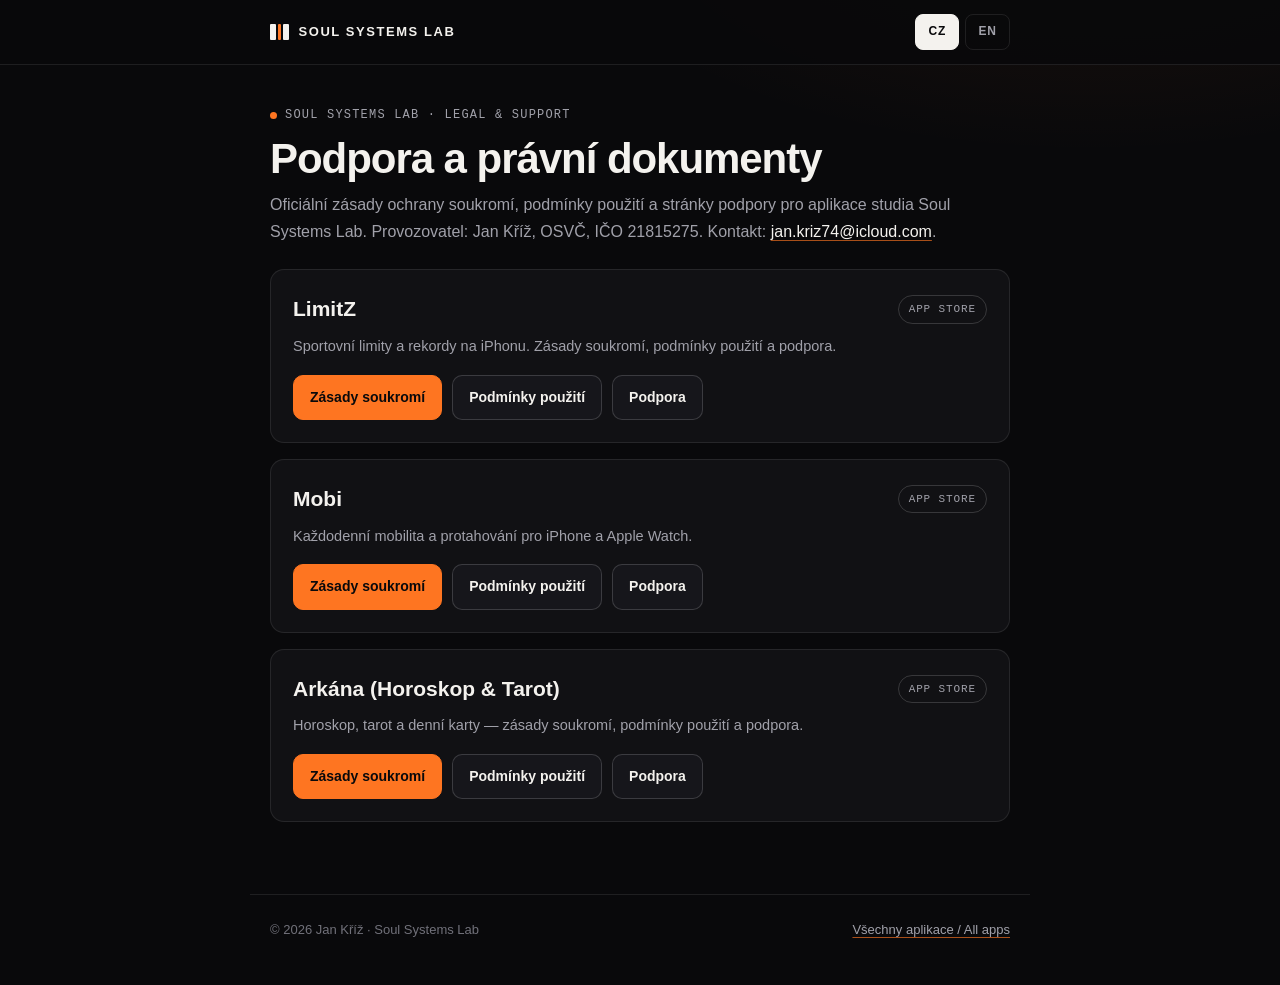
<file: legal/index.html>
<!DOCTYPE html>
<html lang="cs">
<head>
  <meta charset="utf-8">
  <meta name="viewport" content="width=device-width, initial-scale=1">
  <title>Legal &amp; Support · Soul Systems Lab</title>
  <meta name="description" content="Zásady ochrany soukromí, podmínky použití a podpora aplikací Soul Systems Lab — LimitZ, Mobi a Arkána. Provozovatel Jan Kříž, OSVČ, IČO 21815275.">
  <link rel="icon" href="favicon.svg" type="image/svg+xml">
  <link rel="stylesheet" href="legal.css">
  <style>:root { --accent: #FE7521; }</style>
</head>
<body>
  <header class="topbar">
    <div class="topbar-inner">
      <a class="brand" href="index.html">
        <span class="brand-mark" aria-hidden="true"><span></span><i></i><span></span></span>
        Soul Systems Lab
      </a>
      <nav class="lang-nav" aria-label="Language">
        <a class="lang-btn active" href="#cz" data-set-lang="cz">CZ</a>
        <a class="lang-btn" href="#en" data-set-lang="en">EN</a>
      </nav>
    </div>
  </header>
  <main>

    <div id="cz" data-lang-section="cz" class="is-active">
      <div class="eyebrow"><span class="dot"></span> Soul Systems Lab · Legal &amp; Support</div>
      <h1>Podpora a právní dokumenty</h1>
      <p class="lead">Oficiální zásady ochrany soukromí, podmínky použití a stránky podpory pro aplikace studia Soul Systems Lab. Provozovatel: Jan Kříž, OSVČ, IČO 21815275. Kontakt: <a href="mailto:jan.kriz74@icloud.com">jan.kriz74@icloud.com</a>.</p>
      <div class="app-grid">
      <article class="app-card">
        <div class="app-card-head">
          <h2>LimitZ</h2>
          <span class="pill">App Store</span>
        </div>
        <p style="margin:0;color:#A1A1AA;font-size:14.5px">Sportovní limity a rekordy na iPhonu. Zásady soukromí, podmínky použití a podpora.</p>
        <div class="btn-row">
          <a class="btn btn-primary" href="limitz/privacy.html">Zásady soukromí</a>
          <a class="btn" href="limitz/terms.html">Podmínky použití</a>
          <a class="btn" href="limitz/support.html">Podpora</a>
        </div>
      </article>
      <article class="app-card">
        <div class="app-card-head">
          <h2>Mobi</h2>
          <span class="pill">App Store</span>
        </div>
        <p style="margin:0;color:#A1A1AA;font-size:14.5px">Každodenní mobilita a protahování pro iPhone a Apple Watch.</p>
        <div class="btn-row">
          <a class="btn btn-primary" href="mobi/privacy.html">Zásady soukromí</a>
          <a class="btn" href="mobi/terms.html">Podmínky použití</a>
          <a class="btn" href="mobi/support.html">Podpora</a>
        </div>
      </article>
      <article class="app-card">
        <div class="app-card-head">
          <h2>Arkána (Horoskop &amp; Tarot)</h2>
          <span class="pill">App Store</span>
        </div>
        <p style="margin:0;color:#A1A1AA;font-size:14.5px">Horoskop, tarot a denní karty — zásady soukromí, podmínky použití a podpora.</p>
        <div class="btn-row">
          <a class="btn btn-primary" href="arkana/privacy.html">Zásady soukromí</a>
          <a class="btn" href="arkana/terms.html">Podmínky použití</a>
          <a class="btn" href="arkana/support.html">Podpora</a>
        </div>
      </article>
      </div>
    </div>

    <hr class="lang-divider">

    <div id="en" data-lang-section="en">
      <div class="eyebrow"><span class="dot"></span> Soul Systems Lab · Legal &amp; Support</div>
      <h1>Support &amp; legal documents</h1>
      <p class="lead">Official privacy policies, terms of use, and support pages for Soul Systems Lab apps. Operator: Jan Kříž, sole trader (OSVČ), IČO 21815275. Contact: <a href="mailto:jan.kriz74@icloud.com">jan.kriz74@icloud.com</a>.</p>
      <div class="app-grid">
      <article class="app-card">
        <div class="app-card-head">
          <h2>LimitZ</h2>
          <span class="pill">App Store</span>
        </div>
        <p style="margin:0;color:#A1A1AA;font-size:14.5px">Personal training limits and records on iPhone. Privacy policy, terms of use, and support.</p>
        <div class="btn-row">
          <a class="btn btn-primary" href="limitz/privacy.html?lang=en">Privacy Policy</a>
          <a class="btn" href="limitz/terms.html?lang=en">Terms of Use</a>
          <a class="btn" href="limitz/support.html?lang=en">Support</a>
        </div>
      </article>
      <article class="app-card">
        <div class="app-card-head">
          <h2>Mobi</h2>
          <span class="pill">App Store</span>
        </div>
        <p style="margin:0;color:#A1A1AA;font-size:14.5px">Daily mobility and stretching for iPhone and Apple Watch.</p>
        <div class="btn-row">
          <a class="btn btn-primary" href="mobi/privacy.html?lang=en">Privacy Policy</a>
          <a class="btn" href="mobi/terms.html?lang=en">Terms of Use</a>
          <a class="btn" href="mobi/support.html?lang=en">Support</a>
        </div>
      </article>
      <article class="app-card">
        <div class="app-card-head">
          <h2>Arkána (Horoscope &amp; Tarot)</h2>
          <span class="pill">App Store</span>
        </div>
        <p style="margin:0;color:#A1A1AA;font-size:14.5px">Horoscope, tarot, and daily cards — privacy policy, terms of use, and support.</p>
        <div class="btn-row">
          <a class="btn btn-primary" href="arkana/privacy.html?lang=en">Privacy Policy</a>
          <a class="btn" href="arkana/terms.html?lang=en">Terms of Use</a>
          <a class="btn" href="arkana/support.html?lang=en">Support</a>
        </div>
      </article>
      </div>
    </div>

  </main>
  <footer>
    <span>© 2026 Jan Kříž · Soul Systems Lab</span>
    <span><a href="index.html">Všechny aplikace / All apps</a></span>
  </footer>
<script>
(function () {
  try {
    document.documentElement.classList.add('js-ready');
    var sections = document.querySelectorAll('[data-lang-section]');
    var btns = document.querySelectorAll('[data-set-lang]');
    function setLang(lang) {
      sections.forEach(function (el) {
        el.classList.toggle('is-active', el.getAttribute('data-lang-section') === lang);
      });
      btns.forEach(function (b) {
        b.classList.toggle('active', b.getAttribute('data-set-lang') === lang);
      });
      document.documentElement.lang = lang === 'en' ? 'en' : 'cs';
      try { localStorage.setItem('ssl_legal_lang', lang); } catch (e) {}
    }
    var params = new URLSearchParams(window.location.search);
    var saved = null;
    try { saved = localStorage.getItem('ssl_legal_lang'); } catch (e) {}
    var initial = params.get('lang') || (location.hash === '#en' ? 'en' : (location.hash === '#cz' ? 'cz' : null)) || saved || 'cz';
    if (initial !== 'en' && initial !== 'cz') initial = 'cz';
    setLang(initial);
    btns.forEach(function (b) {
      b.addEventListener('click', function (e) {
        e.preventDefault();
        setLang(b.getAttribute('data-set-lang'));
        if (history.replaceState) {
          var url = new URL(window.location.href);
          if (b.getAttribute('data-set-lang') === 'en') url.searchParams.set('lang', 'en');
          else url.searchParams.delete('lang');
          url.hash = '';
          history.replaceState(null, '', url.pathname + url.search);
        }
      });
    });
  } catch (err) {}
})();
</script>

</body>
</html>
</file>
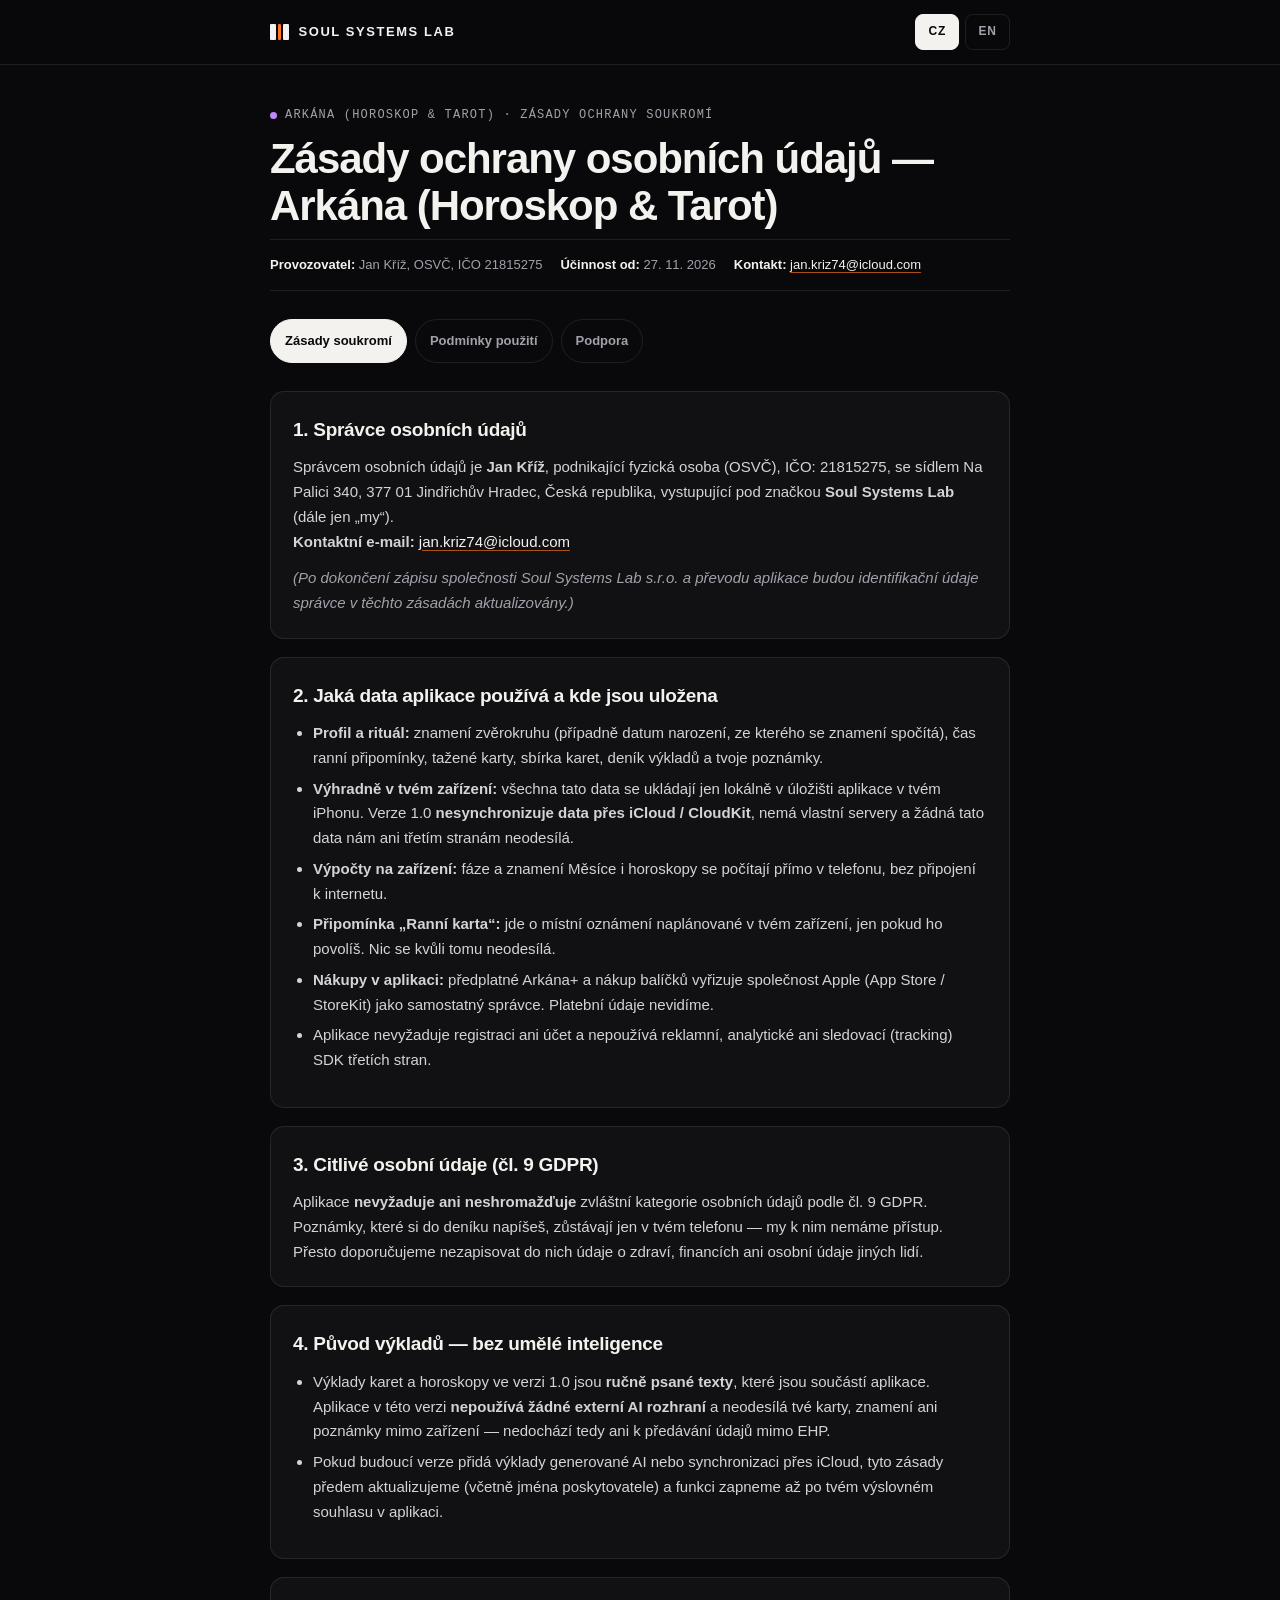
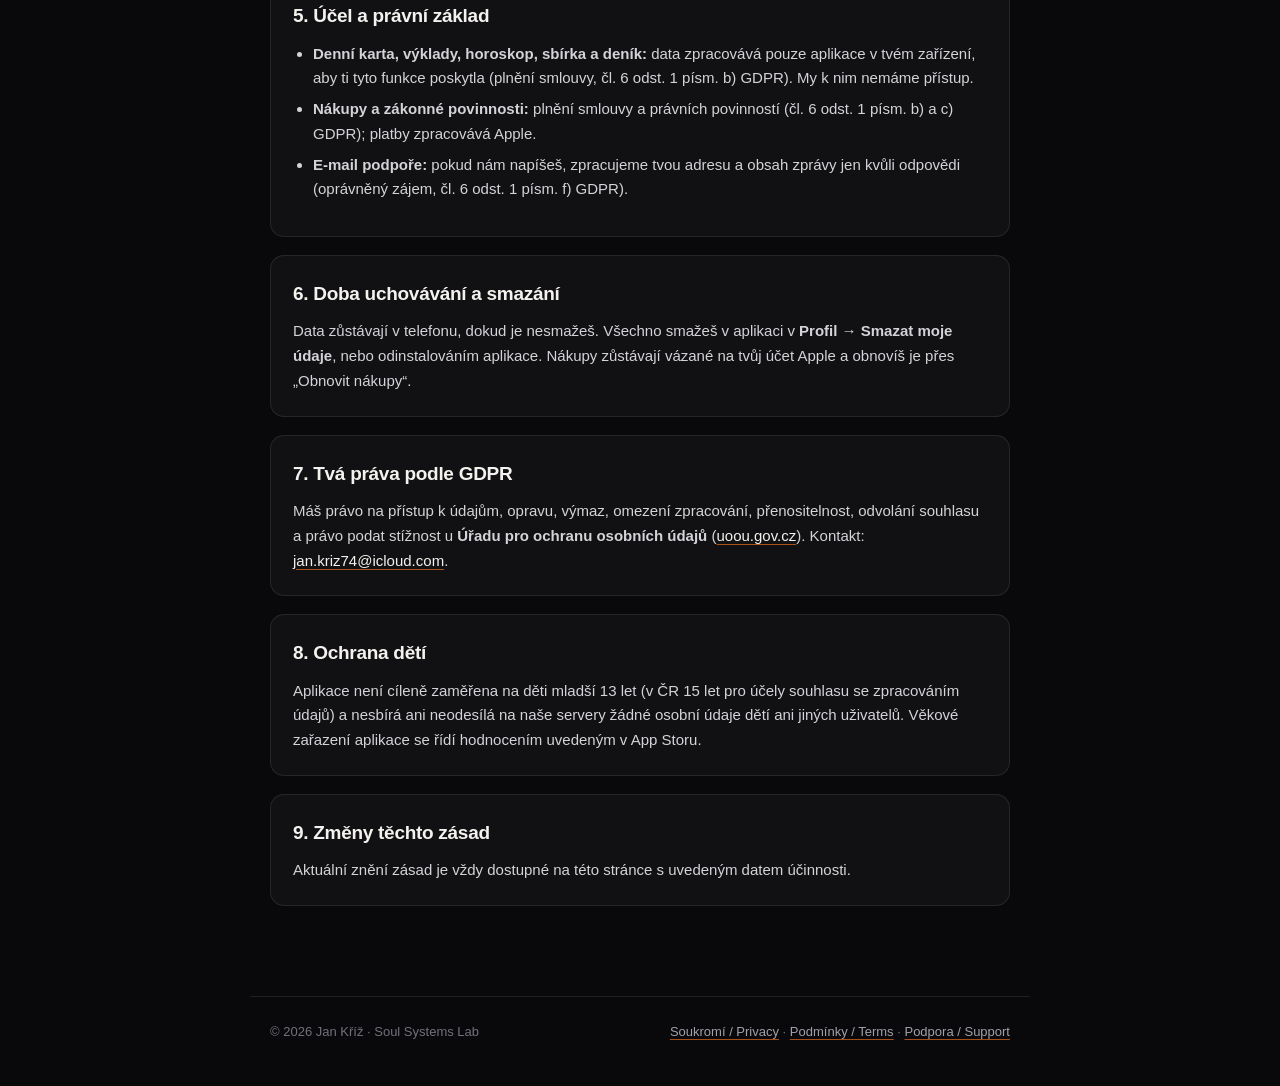
<file: legal/arkana/privacy.html>
<!DOCTYPE html>
<html lang="cs">
<head>
  <meta charset="utf-8">
  <meta name="viewport" content="width=device-width, initial-scale=1">
  <title>Arkána — Privacy Policy · Soul Systems Lab</title>
  <meta name="description" content="Arkána Privacy Policy — Jan Kříž, Soul Systems Lab">
  <link rel="stylesheet" href="../legal.css">
  <style>:root { --accent: #C084FC; }</style>
</head>
<body>
  <header class="topbar">
    <div class="topbar-inner">
      <span class="brand">
        <span class="brand-mark" aria-hidden="true"><span></span><i></i><span></span></span>
        Soul Systems Lab
      </span>
      <nav class="lang-nav" aria-label="Language">
        <a class="lang-btn active" href="#cz" data-set-lang="cz">CZ</a>
        <a class="lang-btn" href="#en" data-set-lang="en">EN</a>
      </nav>
    </div>
  </header>
  <main>

    <div id="cz" data-lang-section="cz" class="is-active">
      <div class="eyebrow"><span class="dot"></span> Arkána (Horoskop &amp; Tarot) · Zásady ochrany soukromí</div>
      <h1>Zásady ochrany osobních údajů — Arkána (Horoskop &amp; Tarot)</h1>
      <div class="meta-row">
        <span><strong>Provozovatel:</strong> Jan Kříž, OSVČ, IČO 21815275</span>
        <span><strong>Účinnost od:</strong> 27. 11. 2026</span>
        <span><strong>Kontakt:</strong> <a href="mailto:jan.kriz74@icloud.com">jan.kriz74@icloud.com</a></span>
      </div>

      <nav class="doc-nav" aria-label="Dokumenty aplikace">
        <a href="privacy.html" class="is-current" aria-current="page">Zásady soukromí</a>
        <a href="terms.html">Podmínky použití</a>
        <a href="support.html">Podpora</a>
      </nav>

      <!-- PRAVNIK:PRIVACY_CZ:START -->
      <section class="card">
        <h2>1. Správce osobních údajů</h2>
      <p>Správcem osobních údajů je <strong>Jan Kříž</strong>, podnikající fyzická osoba (OSVČ), IČO: 21815275, se sídlem Na Palici 340, 377 01 Jindřichův Hradec, Česká republika, vystupující pod značkou <strong>Soul Systems Lab</strong> (dále jen „my“).<br>
<strong>Kontaktní e-mail:</strong> <a href="mailto:jan.kriz74@icloud.com">jan.kriz74@icloud.com</a></p>
      <p><em>(Po dokončení zápisu společnosti Soul Systems Lab s.r.o. a převodu aplikace budou identifikační údaje správce v těchto zásadách aktualizovány.)</em></p>
      </section>

      <section class="card">
        <h2>2. Jaká data aplikace používá a kde jsou uložena</h2>
      <ul>
        <li><strong>Profil a rituál:</strong> znamení zvěrokruhu (případně datum narození, ze kterého se znamení spočítá), čas ranní připomínky, tažené karty, sbírka karet, deník výkladů a tvoje poznámky.</li>
        <li><strong>Výhradně v tvém zařízení:</strong> všechna tato data se ukládají jen lokálně v úložišti aplikace v tvém iPhonu. Verze 1.0 <strong>nesynchronizuje data přes iCloud / CloudKit</strong>, nemá vlastní servery a žádná tato data nám ani třetím stranám neodesílá.</li>
        <li><strong>Výpočty na zařízení:</strong> fáze a znamení Měsíce i horoskopy se počítají přímo v telefonu, bez připojení k internetu.</li>
        <li><strong>Připomínka „Ranní karta“:</strong> jde o místní oznámení naplánované v tvém zařízení, jen pokud ho povolíš. Nic se kvůli tomu neodesílá.</li>
        <li><strong>Nákupy v aplikaci:</strong> předplatné Arkána+ a nákup balíčků vyřizuje společnost Apple (App Store / StoreKit) jako samostatný správce. Platební údaje nevidíme.</li>
        <li>Aplikace nevyžaduje registraci ani účet a nepoužívá reklamní, analytické ani sledovací (tracking) SDK třetích stran.</li>
      </ul>
      </section>

      <section class="card">
        <h2>3. Citlivé osobní údaje (čl. 9 GDPR)</h2>
      <p>Aplikace <strong>nevyžaduje ani neshromažďuje</strong> zvláštní kategorie osobních údajů podle čl. 9 GDPR. Poznámky, které si do deníku napíšeš, zůstávají jen v tvém telefonu — my k nim nemáme přístup. Přesto doporučujeme nezapisovat do nich údaje o zdraví, financích ani osobní údaje jiných lidí.</p>
      </section>

      <section class="card">
        <h2>4. Původ výkladů — bez umělé inteligence</h2>
      <ul>
        <li>Výklady karet a horoskopy ve verzi 1.0 jsou <strong>ručně psané texty</strong>, které jsou součástí aplikace. Aplikace v této verzi <strong>nepoužívá žádné externí AI rozhraní</strong> a neodesílá tvé karty, znamení ani poznámky mimo zařízení — nedochází tedy ani k předávání údajů mimo EHP.</li>
        <li>Pokud budoucí verze přidá výklady generované AI nebo synchronizaci přes iCloud, tyto zásady předem aktualizujeme (včetně jména poskytovatele) a funkci zapneme až po tvém výslovném souhlasu v aplikaci.</li>
      </ul>
      </section>

      <section class="card">
        <h2>5. Účel a právní základ</h2>
      <ul>
        <li><strong>Denní karta, výklady, horoskop, sbírka a deník:</strong> data zpracovává pouze aplikace v tvém zařízení, aby ti tyto funkce poskytla (plnění smlouvy, čl. 6 odst. 1 písm. b) GDPR). My k nim nemáme přístup.</li>
        <li><strong>Nákupy a zákonné povinnosti:</strong> plnění smlouvy a právních povinností (čl. 6 odst. 1 písm. b) a c) GDPR); platby zpracovává Apple.</li>
        <li><strong>E-mail podpoře:</strong> pokud nám napíšeš, zpracujeme tvou adresu a obsah zprávy jen kvůli odpovědi (oprávněný zájem, čl. 6 odst. 1 písm. f) GDPR).</li>
      </ul>
      </section>

      <section class="card">
        <h2>6. Doba uchovávání a smazání</h2>
      <p>Data zůstávají v telefonu, dokud je nesmažeš. Všechno smažeš v aplikaci v <strong>Profil → Smazat moje údaje</strong>, nebo odinstalováním aplikace. Nákupy zůstávají vázané na tvůj účet Apple a obnovíš je přes „Obnovit nákupy“.</p>
      </section>

      <section class="card">
        <h2>7. Tvá práva podle GDPR</h2>
      <p>Máš právo na přístup k údajům, opravu, výmaz, omezení zpracování, přenositelnost, odvolání souhlasu a právo podat stížnost u <strong>Úřadu pro ochranu osobních údajů</strong> (<a href="https://uoou.gov.cz/" rel="noopener noreferrer">uoou.gov.cz</a>). Kontakt: <a href="mailto:jan.kriz74@icloud.com">jan.kriz74@icloud.com</a>.</p>
      </section>

      <section class="card">
        <h2>8. Ochrana dětí</h2>
      <p>Aplikace není cíleně zaměřena na děti mladší 13 let (v ČR 15 let pro účely souhlasu se zpracováním údajů) a nesbírá ani neodesílá na naše servery žádné osobní údaje dětí ani jiných uživatelů. Věkové zařazení aplikace se řídí hodnocením uvedeným v App Storu.</p>
      </section>

      <section class="card">
        <h2>9. Změny těchto zásad</h2>
      <p>Aktuální znění zásad je vždy dostupné na této stránce s uvedeným datem účinnosti.</p>
      </section>
      <!-- PRAVNIK:PRIVACY_CZ:END -->
    </div>

    <hr class="lang-divider">

    <div id="en" data-lang-section="en">
      <div class="eyebrow"><span class="dot"></span> Arkána (Horoscope &amp; Tarot) · Privacy Policy</div>
      <h1>Privacy Policy — Arkána (Horoscope &amp; Tarot)</h1>
      <div class="meta-row">
        <span><strong>Controller:</strong> Jan Kříž, sole trader (OSVČ), IČO 21815275</span>
        <span><strong>Effective date:</strong> November 27, 2026</span>
        <span><strong>Contact:</strong> <a href="mailto:jan.kriz74@icloud.com">jan.kriz74@icloud.com</a></span>
      </div>

      <nav class="doc-nav" aria-label="App documents">
        <a href="privacy.html?lang=en" class="is-current" aria-current="page">Privacy Policy</a>
        <a href="terms.html?lang=en">Terms of Use</a>
        <a href="support.html?lang=en">Support</a>
      </nav>

      <!-- PRAVNIK:PRIVACY_EN:START -->
      <section class="card">
        <h2>1. Data Controller</h2>
      <p>The data controller is <strong>Jan Kříž</strong>, sole trader (OSVČ), Company ID (IČO): 21815275, Na Palici 340, 377 01 Jindřichův Hradec, Czech Republic, operating under the brand <strong>Soul Systems Lab</strong> ("we", "us").<br>
<strong>Contact email:</strong> <a href="mailto:jan.kriz74@icloud.com">jan.kriz74@icloud.com</a></p>
      <p><em>(Once the incorporation of Soul Systems Lab s.r.o. and the transfer of the app are completed, the controller details in this policy will be updated.)</em></p>
      </section>

      <section class="card">
        <h2>2. Data the App Uses and Where It Is Stored</h2>
      <ul>
        <li><strong>Profile and ritual:</strong> zodiac sign (or the date of birth it is calculated from), morning reminder time, drawn cards, card collection, reading journal and your notes.</li>
        <li><strong>On your device only:</strong> all of this is stored locally in the app's storage on your iPhone. Version 1.0 <strong>does not sync via iCloud / CloudKit</strong>, has no servers of its own and sends none of this data to us or to any third party.</li>
        <li><strong>On-device calculations:</strong> Moon phase, Moon sign and horoscopes are computed on the phone, without an internet connection.</li>
        <li><strong>"Morning card" reminder:</strong> a local notification scheduled on your device, only if you allow it. Nothing is transmitted.</li>
        <li><strong>In-app purchases:</strong> the Arkána+ subscription and deck purchases are handled by Apple (App Store / StoreKit) as an independent controller. We never see your payment details.</li>
        <li>No account or registration is required, and the app uses no third-party advertising, analytics or tracking SDKs.</li>
      </ul>
      </section>

      <section class="card">
        <h2>3. Special Category Data (GDPR Art. 9)</h2>
      <p>The app does <strong>not request or collect</strong> special categories of personal data under Art. 9 GDPR. Notes you write in the journal stay on your phone — we have no access to them. We still recommend not entering health or financial details or other people's personal data.</p>
      </section>

      <section class="card">
        <h2>4. Origin of Readings — No Artificial Intelligence</h2>
      <ul>
        <li>Card readings and horoscopes in version 1.0 are <strong>hand-written texts</strong> shipped inside the app. This version <strong>does not use any external AI service</strong> and does not send your cards, sign or notes off the device — so there is no transfer of data outside the EEA.</li>
        <li>If a future version adds AI-generated readings or iCloud sync, we will update this policy in advance (including the provider's name) and enable the feature only after your explicit in-app consent.</li>
      </ul>
      </section>

      <section class="card">
        <h2>5. Purposes and Legal Bases</h2>
      <ul>
        <li><strong>Daily card, readings, horoscope, collection and journal:</strong> processed only by the app on your device to provide these features (performance of a contract, Art. 6(1)(b) GDPR). We have no access to this data.</li>
        <li><strong>Purchases and legal obligations:</strong> performance of a contract and legal compliance (Art. 6(1)(b) and (c) GDPR); payments are processed by Apple.</li>
        <li><strong>Support emails:</strong> if you write to us, we process your address and message only to reply (legitimate interest, Art. 6(1)(f) GDPR).</li>
      </ul>
      </section>

      <section class="card">
        <h2>6. Data Retention and Deletion</h2>
      <p>Data stays on your phone until you delete it. Delete everything in the app under <strong>Profile → Delete my data</strong> (Smazat moje údaje), or by uninstalling the app. Purchases remain tied to your Apple Account and can be restored via "Restore Purchases".</p>
      </section>

      <section class="card">
        <h2>7. Your Rights Under GDPR</h2>
      <p>You have the right to access, rectify, erase, restrict or port your data, withdraw consent at any time, and lodge a complaint with a supervisory authority — in the Czech Republic, the <strong>Office for Personal Data Protection (ÚOOÚ)</strong> (<a href="https://uoou.gov.cz/" rel="noopener noreferrer">uoou.gov.cz</a>). Contact: <a href="mailto:jan.kriz74@icloud.com">jan.kriz74@icloud.com</a>.</p>
      </section>

      <section class="card">
        <h2>8. Children's Privacy</h2>
      <p>The app is not specifically directed at children under 13 (or 15 in the Czech Republic for digital consent purposes) and does not collect or transmit any personal data of children or other users to our servers. The app's age rating follows the rating shown on the App Store.</p>
      </section>

      <section class="card">
        <h2>9. Changes to This Policy</h2>
      <p>The latest version of this policy is always published on this page with its effective date.</p>
      </section>
      <!-- PRAVNIK:PRIVACY_EN:END -->
    </div>

  </main>
  <footer>
    <span>© 2026 Jan Kříž · Soul Systems Lab</span>
    <span><a href="privacy.html">Soukromí / Privacy</a> · <a href="terms.html">Podmínky / Terms</a> · <a href="support.html">Podpora / Support</a></span>
  </footer>
<script>
(function () {
  try {
    document.documentElement.classList.add('js-ready');
    var sections = document.querySelectorAll('[data-lang-section]');
    var btns = document.querySelectorAll('[data-set-lang]');
    function setLang(lang) {
      sections.forEach(function (el) {
        el.classList.toggle('is-active', el.getAttribute('data-lang-section') === lang);
      });
      btns.forEach(function (b) {
        b.classList.toggle('active', b.getAttribute('data-set-lang') === lang);
      });
      document.documentElement.lang = lang === 'en' ? 'en' : 'cs';
      try { localStorage.setItem('ssl_legal_lang', lang); } catch (e) {}
    }
    var params = new URLSearchParams(window.location.search);
    var saved = null;
    try { saved = localStorage.getItem('ssl_legal_lang'); } catch (e) {}
    var initial = params.get('lang') || (location.hash === '#en' ? 'en' : (location.hash === '#cz' ? 'cz' : null)) || saved || 'cz';
    if (initial !== 'en' && initial !== 'cz') initial = 'cz';
    setLang(initial);
    btns.forEach(function (b) {
      b.addEventListener('click', function (e) {
        e.preventDefault();
        setLang(b.getAttribute('data-set-lang'));
        if (history.replaceState) {
          var url = new URL(window.location.href);
          if (b.getAttribute('data-set-lang') === 'en') url.searchParams.set('lang', 'en');
          else url.searchParams.delete('lang');
          url.hash = '';
          history.replaceState(null, '', url.pathname + url.search);
        }
      });
    });
  } catch (err) {}
})();
</script>

</body>
</html>
</file>
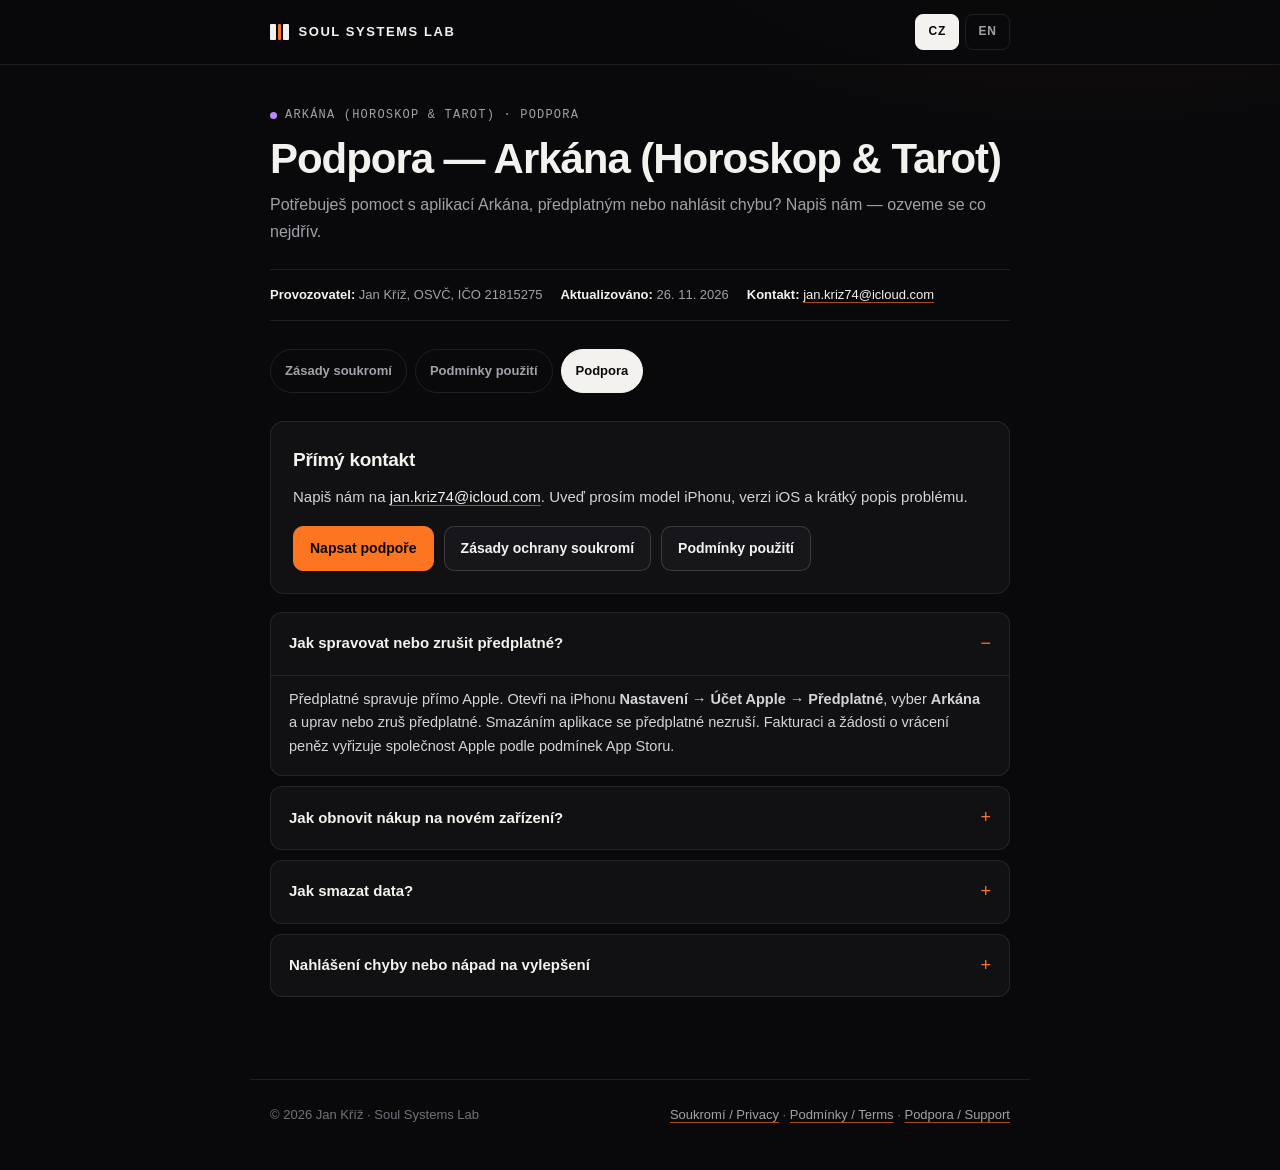
<file: legal/arkana/support.html>
<!DOCTYPE html>
<html lang="cs">
<head>
  <meta charset="utf-8">
  <meta name="viewport" content="width=device-width, initial-scale=1">
  <title>Arkána — Support · Soul Systems Lab</title>
  <meta name="description" content="Arkána Support — Jan Kříž, Soul Systems Lab · jan.kriz74@icloud.com">
  <link rel="stylesheet" href="../legal.css">
  <style>:root { --accent: #C084FC; }</style>
</head>
<body>
  <header class="topbar">
    <div class="topbar-inner">
      <span class="brand">
        <span class="brand-mark" aria-hidden="true"><span></span><i></i><span></span></span>
        Soul Systems Lab
      </span>
      <nav class="lang-nav" aria-label="Language">
        <a class="lang-btn active" href="#cz" data-set-lang="cz">CZ</a>
        <a class="lang-btn" href="#en" data-set-lang="en">EN</a>
      </nav>
    </div>
  </header>
  <main>

    <div id="cz" data-lang-section="cz" class="is-active">
      <div class="eyebrow"><span class="dot"></span> Arkána (Horoskop &amp; Tarot) · Podpora</div>
      <h1>Podpora — Arkána (Horoskop &amp; Tarot)</h1>
      <p class="lead">Potřebuješ pomoct s aplikací Arkána, předplatným nebo nahlásit chybu? Napiš nám — ozveme se co nejdřív.</p>
      <div class="meta-row">
        <span><strong>Provozovatel:</strong> Jan Kříž, OSVČ, IČO 21815275</span>
        <span><strong>Aktualizováno:</strong> 26. 11. 2026</span>
        <span><strong>Kontakt:</strong> <a href="mailto:jan.kriz74@icloud.com">jan.kriz74@icloud.com</a></span>
      </div>

      <nav class="doc-nav" aria-label="Dokumenty aplikace">
        <a href="privacy.html">Zásady soukromí</a>
        <a href="terms.html">Podmínky použití</a>
        <a href="support.html" class="is-current" aria-current="page">Podpora</a>
      </nav>

      <section class="card">
        <h2>Přímý kontakt</h2>
        <p>Napiš nám na <a href="mailto:jan.kriz74@icloud.com">jan.kriz74@icloud.com</a>. Uveď prosím model iPhonu, verzi iOS a krátký popis problému.</p>
        <div class="btn-row">
          <a class="btn btn-primary" href="mailto:jan.kriz74@icloud.com?subject=Arkána%20Support">Napsat podpoře</a>
          <a class="btn" href="privacy.html">Zásady ochrany soukromí</a>
          <a class="btn" href="terms.html">Podmínky použití</a>
        </div>
      </section>

      <!-- PRAVNIK:SUPPORT_CZ:START -->
      <details class="faq" open>
        <summary>Jak spravovat nebo zrušit předplatné?</summary>
        <div class="faq-body">Předplatné spravuje přímo Apple. Otevři na iPhonu <strong>Nastavení → Účet Apple → Předplatné</strong>, vyber <strong>Arkána</strong> a uprav nebo zruš předplatné. Smazáním aplikace se předplatné nezruší. Fakturaci a žádosti o vrácení peněz vyřizuje společnost Apple podle podmínek App Storu.</div>
      </details>

      <details class="faq">
        <summary>Jak obnovit nákup na novém zařízení?</summary>
        <div class="faq-body">Ujisti se, že máš v iPhonu přihlášený stejný účet Apple, se kterým proběhl nákup, a v aplikaci Arkána klepni na <strong>Obnovit nákupy (Restore Purchases)</strong>.</div>
      </details>

      <details class="faq">
        <summary>Jak smazat data?</summary>
        <div class="faq-body">Všechna data (znamení, deník, sbírka, poznámky) jsou uložená jen v tvém telefonu — verze 1.0 nepoužívá iCloud ani žádné servery. Smažeš je v aplikaci v <strong>Profil → Smazat moje údaje</strong>, nebo odinstalováním aplikace. S jakýmkoli dotazem nás kontaktuj na <a href="mailto:jan.kriz74@icloud.com">jan.kriz74@icloud.com</a>.</div>
      </details>

      <details class="faq">
        <summary>Nahlášení chyby nebo nápad na vylepšení</summary>
        <div class="faq-body">Pošli nám screenshot a krátký popis na <a href="mailto:jan.kriz74@icloud.com">jan.kriz74@icloud.com</a>. Každý podnět čteme přímo v týmu Soul Systems Lab.</div>
      </details>
      <!-- PRAVNIK:SUPPORT_CZ:END -->
    </div>

    <hr class="lang-divider">

    <div id="en" data-lang-section="en">
      <div class="eyebrow"><span class="dot"></span> Arkána (Horoscope &amp; Tarot) · Support</div>
      <h1>Support — Arkána (Horoscope &amp; Tarot)</h1>
      <p class="lead">Need help with Arkána, your subscription, or want to report a bug? Email us — we’ll get back to you as soon as we can.</p>
      <div class="meta-row">
        <span><strong>Operator:</strong> Jan Kříž, sole trader (OSVČ), IČO 21815275</span>
        <span><strong>Updated:</strong> November 26, 2026</span>
        <span><strong>Contact:</strong> <a href="mailto:jan.kriz74@icloud.com">jan.kriz74@icloud.com</a></span>
      </div>

      <nav class="doc-nav" aria-label="App documents">
        <a href="privacy.html?lang=en">Privacy Policy</a>
        <a href="terms.html?lang=en">Terms of Use</a>
        <a href="support.html?lang=en" class="is-current" aria-current="page">Support</a>
      </nav>

      <section class="card">
        <h2>Direct contact</h2>
        <p>Email us at <a href="mailto:jan.kriz74@icloud.com">jan.kriz74@icloud.com</a>. Please include your iPhone model, iOS version, and a short description of the issue.</p>
        <div class="btn-row">
          <a class="btn btn-primary" href="mailto:jan.kriz74@icloud.com?subject=Arkána%20Support">Email support</a>
          <a class="btn" href="privacy.html?lang=en">Privacy Policy</a>
          <a class="btn" href="terms.html?lang=en">Terms of Use</a>
        </div>
      </section>

      <!-- PRAVNIK:SUPPORT_EN:START -->
      <details class="faq" open>
        <summary>How do I manage or cancel my subscription?</summary>
        <div class="faq-body">Subscriptions are managed directly by Apple. Open <strong>Settings → Apple Account → Subscriptions</strong> on your iPhone, select <strong>Arkána</strong>, and manage or cancel anytime. Deleting the app does not cancel a subscription. Billing and refund requests are handled by Apple under App Store terms.</div>
      </details>

      <details class="faq">
        <summary>How do I restore purchases on a new device?</summary>
        <div class="faq-body">Make sure you are signed in with the same Apple Account used for the original purchase, then tap <strong>Restore Purchases</strong> inside Arkána.</div>
      </details>

      <details class="faq">
        <summary>How can I delete my data?</summary>
        <div class="faq-body">All data (sign, journal, collection, notes) is stored only on your phone — version 1.0 uses no iCloud and no servers. Delete it in the app under <strong>Profile → Delete my data</strong>, or by uninstalling the app. For any question, email <a href="mailto:jan.kriz74@icloud.com">jan.kriz74@icloud.com</a>.</div>
      </details>

      <details class="faq">
        <summary>Report a bug or share feedback</summary>
        <div class="faq-body">Send a screenshot and a brief description to <a href="mailto:jan.kriz74@icloud.com">jan.kriz74@icloud.com</a>. Every message goes directly to the Soul Systems Lab team.</div>
      </details>
      <!-- PRAVNIK:SUPPORT_EN:END -->
    </div>

  </main>
  <footer>
    <span>© 2026 Jan Kříž · Soul Systems Lab</span>
    <span><a href="privacy.html">Soukromí / Privacy</a> · <a href="terms.html">Podmínky / Terms</a> · <a href="support.html">Podpora / Support</a></span>
  </footer>
<script>
(function () {
  try {
    document.documentElement.classList.add('js-ready');
    var sections = document.querySelectorAll('[data-lang-section]');
    var btns = document.querySelectorAll('[data-set-lang]');
    function setLang(lang) {
      sections.forEach(function (el) {
        el.classList.toggle('is-active', el.getAttribute('data-lang-section') === lang);
      });
      btns.forEach(function (b) {
        b.classList.toggle('active', b.getAttribute('data-set-lang') === lang);
      });
      document.documentElement.lang = lang === 'en' ? 'en' : 'cs';
      try { localStorage.setItem('ssl_legal_lang', lang); } catch (e) {}
    }
    var params = new URLSearchParams(window.location.search);
    var saved = null;
    try { saved = localStorage.getItem('ssl_legal_lang'); } catch (e) {}
    var initial = params.get('lang') || (location.hash === '#en' ? 'en' : (location.hash === '#cz' ? 'cz' : null)) || saved || 'cz';
    if (initial !== 'en' && initial !== 'cz') initial = 'cz';
    setLang(initial);
    btns.forEach(function (b) {
      b.addEventListener('click', function (e) {
        e.preventDefault();
        setLang(b.getAttribute('data-set-lang'));
        if (history.replaceState) {
          var url = new URL(window.location.href);
          if (b.getAttribute('data-set-lang') === 'en') url.searchParams.set('lang', 'en');
          else url.searchParams.delete('lang');
          url.hash = '';
          history.replaceState(null, '', url.pathname + url.search);
        }
      });
    });
  } catch (err) {}
})();
</script>

</body>
</html>
</file>
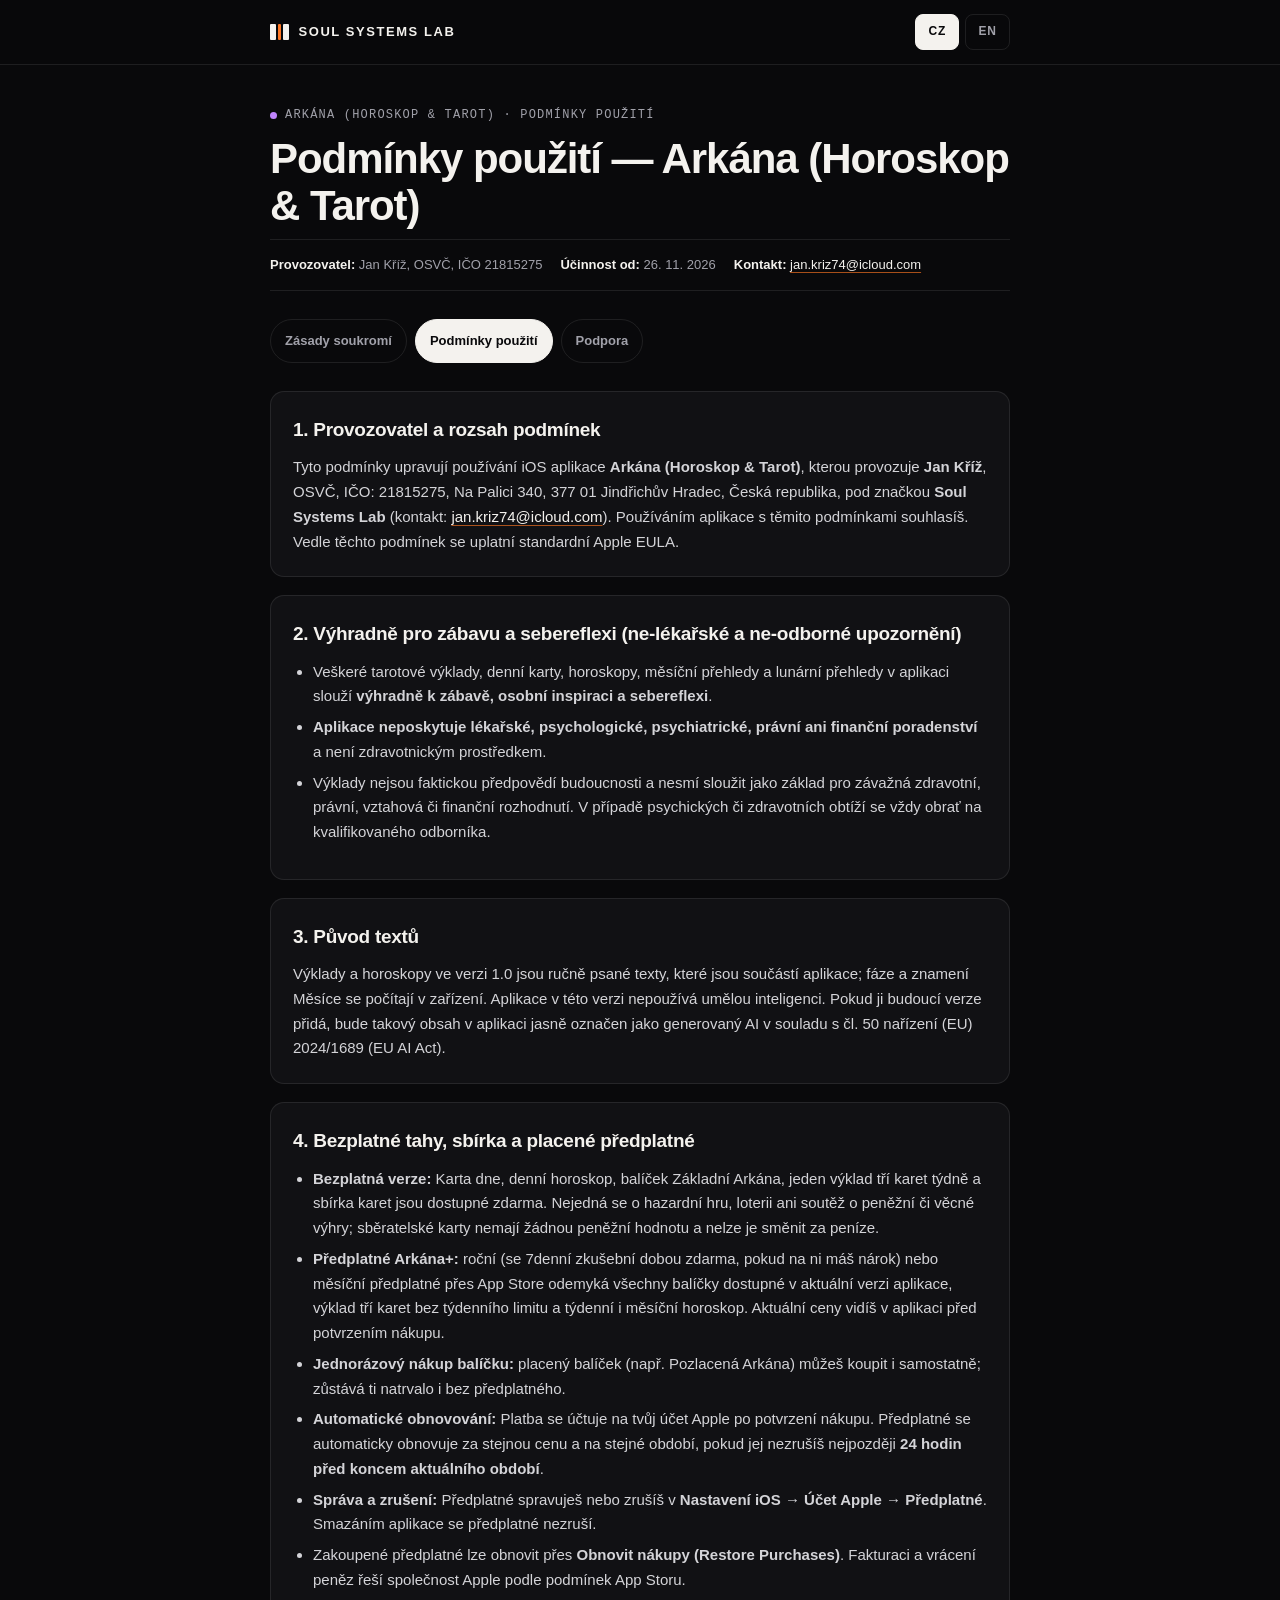
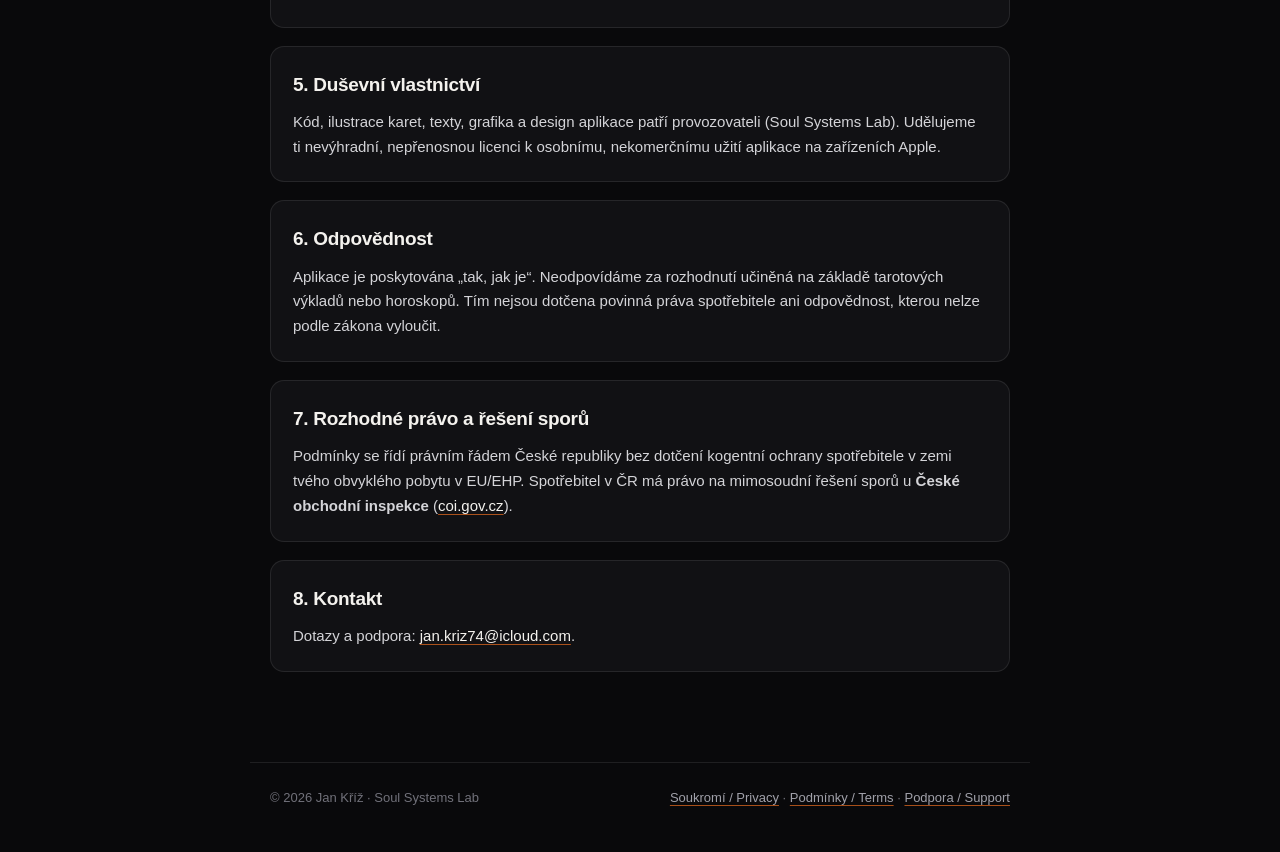
<file: legal/arkana/terms.html>
<!DOCTYPE html>
<html lang="cs">
<head>
  <meta charset="utf-8">
  <meta name="viewport" content="width=device-width, initial-scale=1">
  <title>Arkána — Terms of Use · Soul Systems Lab</title>
  <meta name="description" content="Arkána Terms of Use — Jan Kříž, Soul Systems Lab">
  <link rel="stylesheet" href="../legal.css">
  <style>:root { --accent: #C084FC; }</style>
</head>
<body>
  <header class="topbar">
    <div class="topbar-inner">
      <span class="brand">
        <span class="brand-mark" aria-hidden="true"><span></span><i></i><span></span></span>
        Soul Systems Lab
      </span>
      <nav class="lang-nav" aria-label="Language">
        <a class="lang-btn active" href="#cz" data-set-lang="cz">CZ</a>
        <a class="lang-btn" href="#en" data-set-lang="en">EN</a>
      </nav>
    </div>
  </header>
  <main>

    <div id="cz" data-lang-section="cz" class="is-active">
      <div class="eyebrow"><span class="dot"></span> Arkána (Horoskop &amp; Tarot) · Podmínky použití</div>
      <h1>Podmínky použití — Arkána (Horoskop &amp; Tarot)</h1>
      <div class="meta-row">
        <span><strong>Provozovatel:</strong> Jan Kříž, OSVČ, IČO 21815275</span>
        <span><strong>Účinnost od:</strong> 26. 11. 2026</span>
        <span><strong>Kontakt:</strong> <a href="mailto:jan.kriz74@icloud.com">jan.kriz74@icloud.com</a></span>
      </div>

      <nav class="doc-nav" aria-label="Dokumenty aplikace">
        <a href="privacy.html">Zásady soukromí</a>
        <a href="terms.html" class="is-current" aria-current="page">Podmínky použití</a>
        <a href="support.html">Podpora</a>
      </nav>

      <!-- PRAVNIK:TERMS_CZ:START -->
      <section class="card">
        <h2>1. Provozovatel a rozsah podmínek</h2>
      <p>Tyto podmínky upravují používání iOS aplikace <strong>Arkána (Horoskop &amp; Tarot)</strong>, kterou provozuje <strong>Jan Kříž</strong>, OSVČ, IČO: 21815275, Na Palici 340, 377 01 Jindřichův Hradec, Česká republika, pod značkou <strong>Soul Systems Lab</strong> (kontakt: <a href="mailto:jan.kriz74@icloud.com">jan.kriz74@icloud.com</a>). Používáním aplikace s těmito podmínkami souhlasíš. Vedle těchto podmínek se uplatní standardní Apple EULA.</p>
      </section>

      <section class="card">
        <h2>2. Výhradně pro zábavu a sebereflexi (ne-lékařské a ne-odborné upozornění)</h2>
      <ul>
        <li>Veškeré tarotové výklady, denní karty, horoskopy, měsíční přehledy a lunární přehledy v aplikaci slouží <strong>výhradně k zábavě, osobní inspiraci a sebereflexi</strong>.</li>
        <li><strong>Aplikace neposkytuje lékařské, psychologické, psychiatrické, právní ani finanční poradenství</strong> a není zdravotnickým prostředkem.</li>
        <li>Výklady nejsou faktickou předpovědí budoucnosti a nesmí sloužit jako základ pro závažná zdravotní, právní, vztahová či finanční rozhodnutí. V případě psychických či zdravotních obtíží se vždy obrať na kvalifikovaného odborníka.</li>
      </ul>
      </section>

      <section class="card">
        <h2>3. Původ textů</h2>
      <p>Výklady a horoskopy ve verzi 1.0 jsou ručně psané texty, které jsou součástí aplikace; fáze a znamení Měsíce se počítají v zařízení. Aplikace v této verzi nepoužívá umělou inteligenci. Pokud ji budoucí verze přidá, bude takový obsah v aplikaci jasně označen jako generovaný AI v souladu s čl. 50 nařízení (EU) 2024/1689 (EU AI Act).</p>
      </section>

      <section class="card">
        <h2>4. Bezplatné tahy, sbírka a placené předplatné</h2>
      <ul>
        <li><strong>Bezplatná verze:</strong> Karta dne, denní horoskop, balíček Základní Arkána, jeden výklad tří karet týdně a sbírka karet jsou dostupné zdarma. Nejedná se o hazardní hru, loterii ani soutěž o peněžní či věcné výhry; sběratelské karty nemají žádnou peněžní hodnotu a nelze je směnit za peníze.</li>
        <li><strong>Předplatné Arkána+:</strong> roční (se 7denní zkušební dobou zdarma, pokud na ni máš nárok) nebo měsíční předplatné přes App Store odemyká všechny balíčky dostupné v aktuální verzi aplikace, výklad tří karet bez týdenního limitu a týdenní i měsíční horoskop. Aktuální ceny vidíš v aplikaci před potvrzením nákupu.</li>
        <li><strong>Jednorázový nákup balíčku:</strong> placený balíček (např. Pozlacená Arkána) můžeš koupit i samostatně; zůstává ti natrvalo i bez předplatného.</li>
        <li><strong>Automatické obnovování:</strong> Platba se účtuje na tvůj účet Apple po potvrzení nákupu. Předplatné se automaticky obnovuje za stejnou cenu a na stejné období, pokud jej nezrušíš nejpozději <strong>24 hodin před koncem aktuálního období</strong>.</li>
        <li><strong>Správa a zrušení:</strong> Předplatné spravuješ nebo zrušíš v <strong>Nastavení iOS → Účet Apple → Předplatné</strong>. Smazáním aplikace se předplatné nezruší.</li>
        <li>Zakoupené předplatné lze obnovit přes <strong>Obnovit nákupy (Restore Purchases)</strong>. Fakturaci a vrácení peněz řeší společnost Apple podle podmínek App Storu.</li>
      </ul>
      </section>

      <section class="card">
        <h2>5. Duševní vlastnictví</h2>
      <p>Kód, ilustrace karet, texty, grafika a design aplikace patří provozovateli (Soul Systems Lab). Udělujeme ti nevýhradní, nepřenosnou licenci k osobnímu, nekomerčnímu užití aplikace na zařízeních Apple.</p>
      </section>

      <section class="card">
        <h2>6. Odpovědnost</h2>
      <p>Aplikace je poskytována „tak, jak je“. Neodpovídáme za rozhodnutí učiněná na základě tarotových výkladů nebo horoskopů. Tím nejsou dotčena povinná práva spotřebitele ani odpovědnost, kterou nelze podle zákona vyloučit.</p>
      </section>

      <section class="card">
        <h2>7. Rozhodné právo a řešení sporů</h2>
      <p>Podmínky se řídí právním řádem České republiky bez dotčení kogentní ochrany spotřebitele v zemi tvého obvyklého pobytu v EU/EHP. Spotřebitel v ČR má právo na mimosoudní řešení sporů u <strong>České obchodní inspekce</strong> (<a href="https://coi.gov.cz/" rel="noopener noreferrer">coi.gov.cz</a>).</p>
      </section>

      <section class="card">
        <h2>8. Kontakt</h2>
      <p>Dotazy a podpora: <a href="mailto:jan.kriz74@icloud.com">jan.kriz74@icloud.com</a>.</p>
      </section>
      <!-- PRAVNIK:TERMS_CZ:END -->
    </div>

    <hr class="lang-divider">

    <div id="en" data-lang-section="en">
      <div class="eyebrow"><span class="dot"></span> Arkána (Horoscope &amp; Tarot) · Terms of Use</div>
      <h1>Terms of Use — Arkána (Horoscope &amp; Tarot)</h1>
      <div class="meta-row">
        <span><strong>Operator:</strong> Jan Kříž, sole trader (OSVČ), IČO 21815275</span>
        <span><strong>Effective date:</strong> November 26, 2026</span>
        <span><strong>Contact:</strong> <a href="mailto:jan.kriz74@icloud.com">jan.kriz74@icloud.com</a></span>
      </div>

      <nav class="doc-nav" aria-label="App documents">
        <a href="privacy.html?lang=en">Privacy Policy</a>
        <a href="terms.html?lang=en" class="is-current" aria-current="page">Terms of Use</a>
        <a href="support.html?lang=en">Support</a>
      </nav>

      <!-- PRAVNIK:TERMS_EN:START -->
      <section class="card">
        <h2>1. Operator and Scope</h2>
      <p>These Terms of Use govern your use of the <strong>Arkána (Horoscope &amp; Tarot)</strong> iOS application operated by <strong>Jan Kříž</strong>, sole trader (OSVČ), Company ID (IČO): 21815275, Na Palici 340, 377 01 Jindřichův Hradec, Czech Republic, under the brand <strong>Soul Systems Lab</strong> (contact: <a href="mailto:jan.kriz74@icloud.com">jan.kriz74@icloud.com</a>). By using the app, you agree to these Terms. Apple's Standard EULA also applies where relevant.</p>
      </section>

      <section class="card">
        <h2>2. Entertainment and Self-Reflection Only (Non-Medical / Non-Advisory)</h2>
      <ul>
        <li>All tarot readings, daily cards, horoscopes, monthly overviews, and lunar calendars in this app are provided <strong>strictly for entertainment, personal inspiration, and self-reflection</strong>.</li>
        <li><strong>The app does not provide medical, psychological, psychiatric, legal, or financial advice</strong> and is not a medical device.</li>
        <li>Readings do not predict actual future events and must not be relied upon for critical health, legal, relationship, or financial decisions. Always consult a qualified professional for medical or mental-health concerns.</li>
      </ul>
      </section>

      <section class="card">
        <h2>3. Origin of Texts</h2>
      <p>Readings and horoscopes in version 1.0 are hand-written texts shipped with the app; Moon phase and sign are computed on the device. This version does not use artificial intelligence. If a future version adds it, such content will be clearly labeled as AI-generated in accordance with Art. 50 of Regulation (EU) 2024/1689 (EU AI Act).</p>
      </section>

      <section class="card">
        <h2>4. Free Draws, Collection, and Paid Subscriptions</h2>
      <ul>
        <li><strong>Free access:</strong> The daily card, daily horoscope, the Základní Arkána deck, one three-card spread per week and the card collection are free. The app does not involve gambling, lotteries, or real-money prizes; collectible cards have no monetary value and cannot be exchanged for money.</li>
        <li><strong>Arkána+ subscription:</strong> a yearly (with a 7-day free trial if eligible) or monthly App Store subscription unlocks every deck available in the current app version, unlimited three-card spreads and the weekly and monthly horoscope. Current prices are shown in the app before you confirm.</li>
        <li><strong>One-time deck purchase:</strong> a paid deck (e.g. Pozlacená Arkána) can also be bought on its own and stays yours permanently, even without a subscription.</li>
        <li><strong>Auto-renewal:</strong> Payment is charged to your Apple Account upon purchase confirmation. Subscriptions automatically renew for the same price and period unless canceled at least <strong>24 hours before the end of the current period</strong>.</li>
        <li><strong>Manage or cancel:</strong> Manage or cancel anytime in <strong>iOS Settings → Apple Account → Subscriptions</strong>. Deleting the app does not cancel a subscription.</li>
        <li>Restore eligible purchases anytime via <strong>Restore Purchases</strong>. Billing and refund requests are handled directly by Apple under App Store terms.</li>
      </ul>
      </section>

      <section class="card">
        <h2>5. Intellectual Property</h2>
      <p>The app, code, card illustrations, copy, and visual assets belong to the operator (Soul Systems Lab). You receive a limited, non-exclusive, non-transferable license for personal, non-commercial use on Apple devices.</p>
      </section>

      <section class="card">
        <h2>6. Limitation of Liability</h2>
      <p>The app is provided "as is". We are not responsible for decisions made based on tarot readings or horoscopes. Nothing in these Terms limits mandatory consumer rights or liability that cannot be excluded by law.</p>
      </section>

      <section class="card">
        <h2>7. Governing Law and Dispute Resolution</h2>
      <p>These Terms are governed by the laws of the Czech Republic, without prejudice to mandatory consumer protection laws of your EU/EEA country of residence. Consumers in the Czech Republic may use out-of-court dispute resolution via the <strong>Czech Trade Inspection Authority (ČOI)</strong> (<a href="https://coi.gov.cz/" rel="noopener noreferrer">coi.gov.cz</a>).</p>
      </section>

      <section class="card">
        <h2>8. Contact</h2>
      <p>Support and inquiries: <a href="mailto:jan.kriz74@icloud.com">jan.kriz74@icloud.com</a>.</p>
      </section>
      <!-- PRAVNIK:TERMS_EN:END -->
    </div>

  </main>
  <footer>
    <span>© 2026 Jan Kříž · Soul Systems Lab</span>
    <span><a href="privacy.html">Soukromí / Privacy</a> · <a href="terms.html">Podmínky / Terms</a> · <a href="support.html">Podpora / Support</a></span>
  </footer>
<script>
(function () {
  try {
    document.documentElement.classList.add('js-ready');
    var sections = document.querySelectorAll('[data-lang-section]');
    var btns = document.querySelectorAll('[data-set-lang]');
    function setLang(lang) {
      sections.forEach(function (el) {
        el.classList.toggle('is-active', el.getAttribute('data-lang-section') === lang);
      });
      btns.forEach(function (b) {
        b.classList.toggle('active', b.getAttribute('data-set-lang') === lang);
      });
      document.documentElement.lang = lang === 'en' ? 'en' : 'cs';
      try { localStorage.setItem('ssl_legal_lang', lang); } catch (e) {}
    }
    var params = new URLSearchParams(window.location.search);
    var saved = null;
    try { saved = localStorage.getItem('ssl_legal_lang'); } catch (e) {}
    var initial = params.get('lang') || (location.hash === '#en' ? 'en' : (location.hash === '#cz' ? 'cz' : null)) || saved || 'cz';
    if (initial !== 'en' && initial !== 'cz') initial = 'cz';
    setLang(initial);
    btns.forEach(function (b) {
      b.addEventListener('click', function (e) {
        e.preventDefault();
        setLang(b.getAttribute('data-set-lang'));
        if (history.replaceState) {
          var url = new URL(window.location.href);
          if (b.getAttribute('data-set-lang') === 'en') url.searchParams.set('lang', 'en');
          else url.searchParams.delete('lang');
          url.hash = '';
          history.replaceState(null, '', url.pathname + url.search);
        }
      });
    });
  } catch (err) {}
})();
</script>

</body>
</html>
</file>
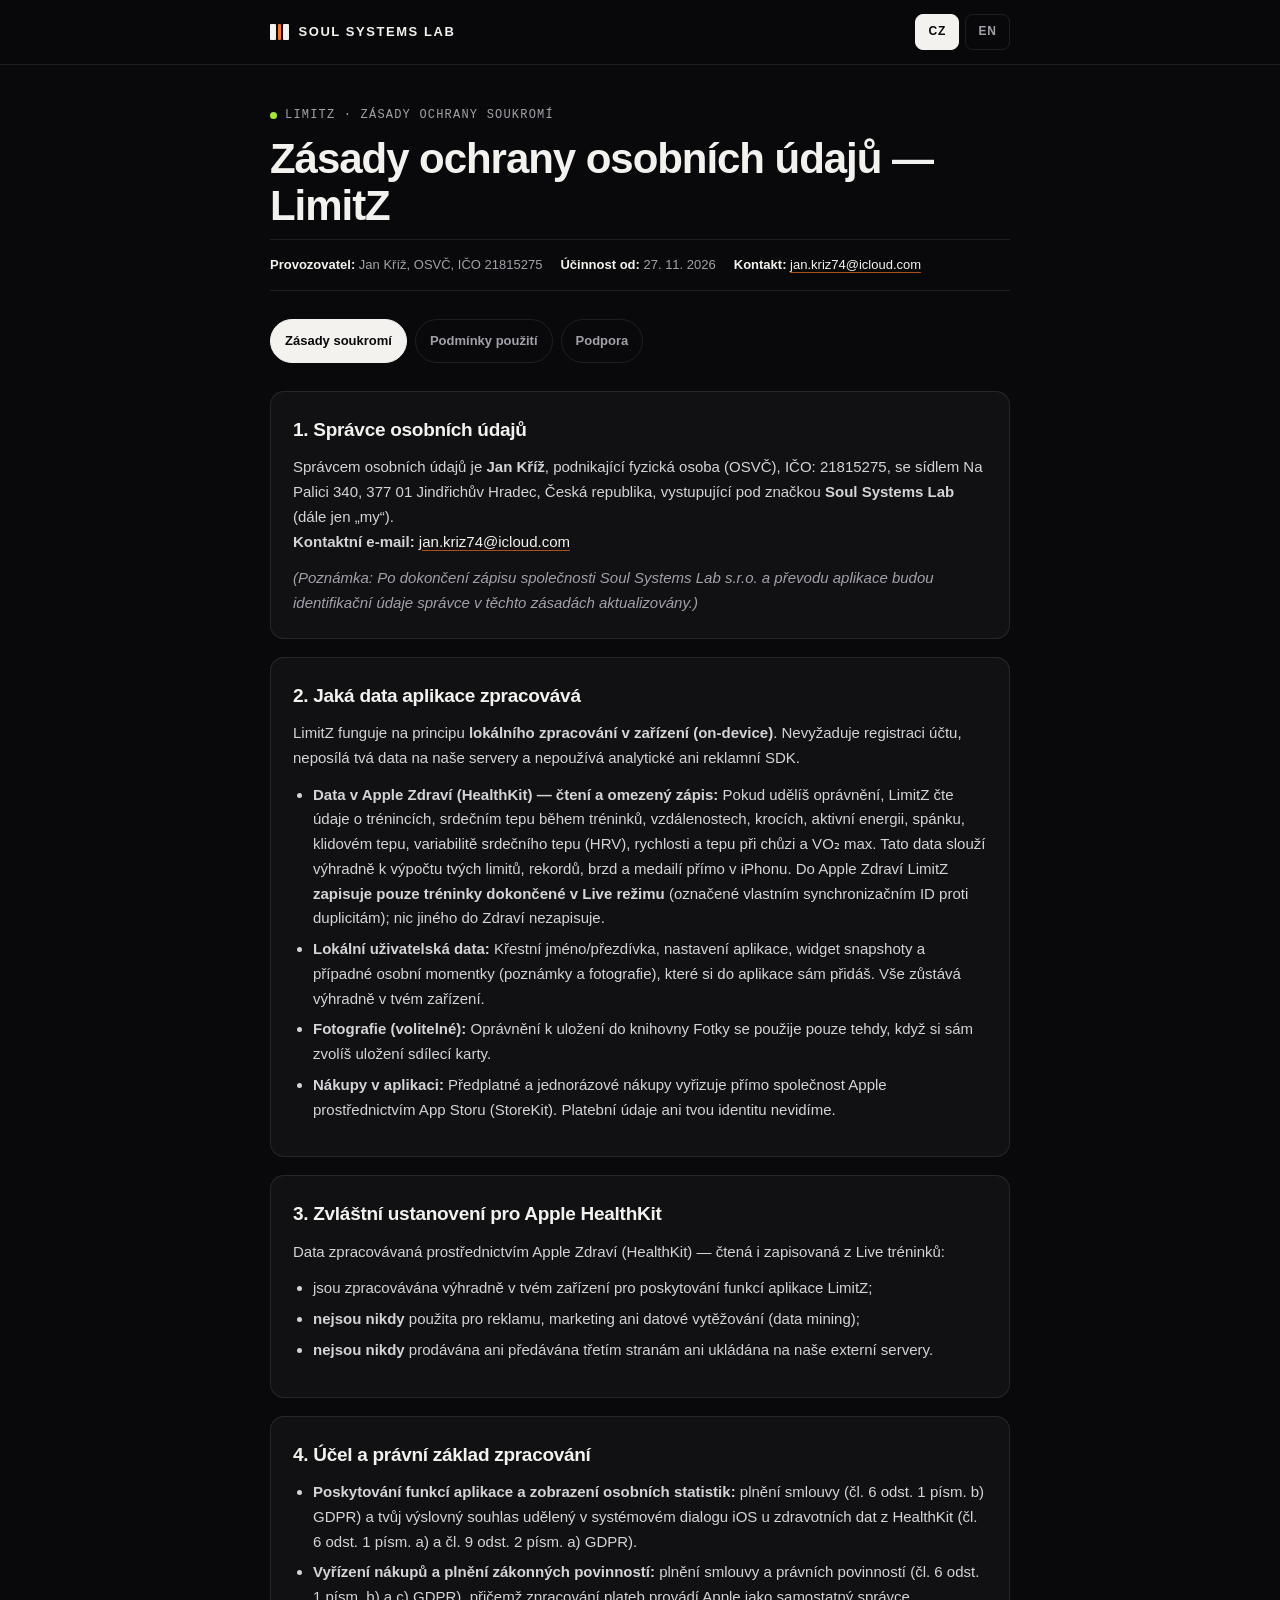
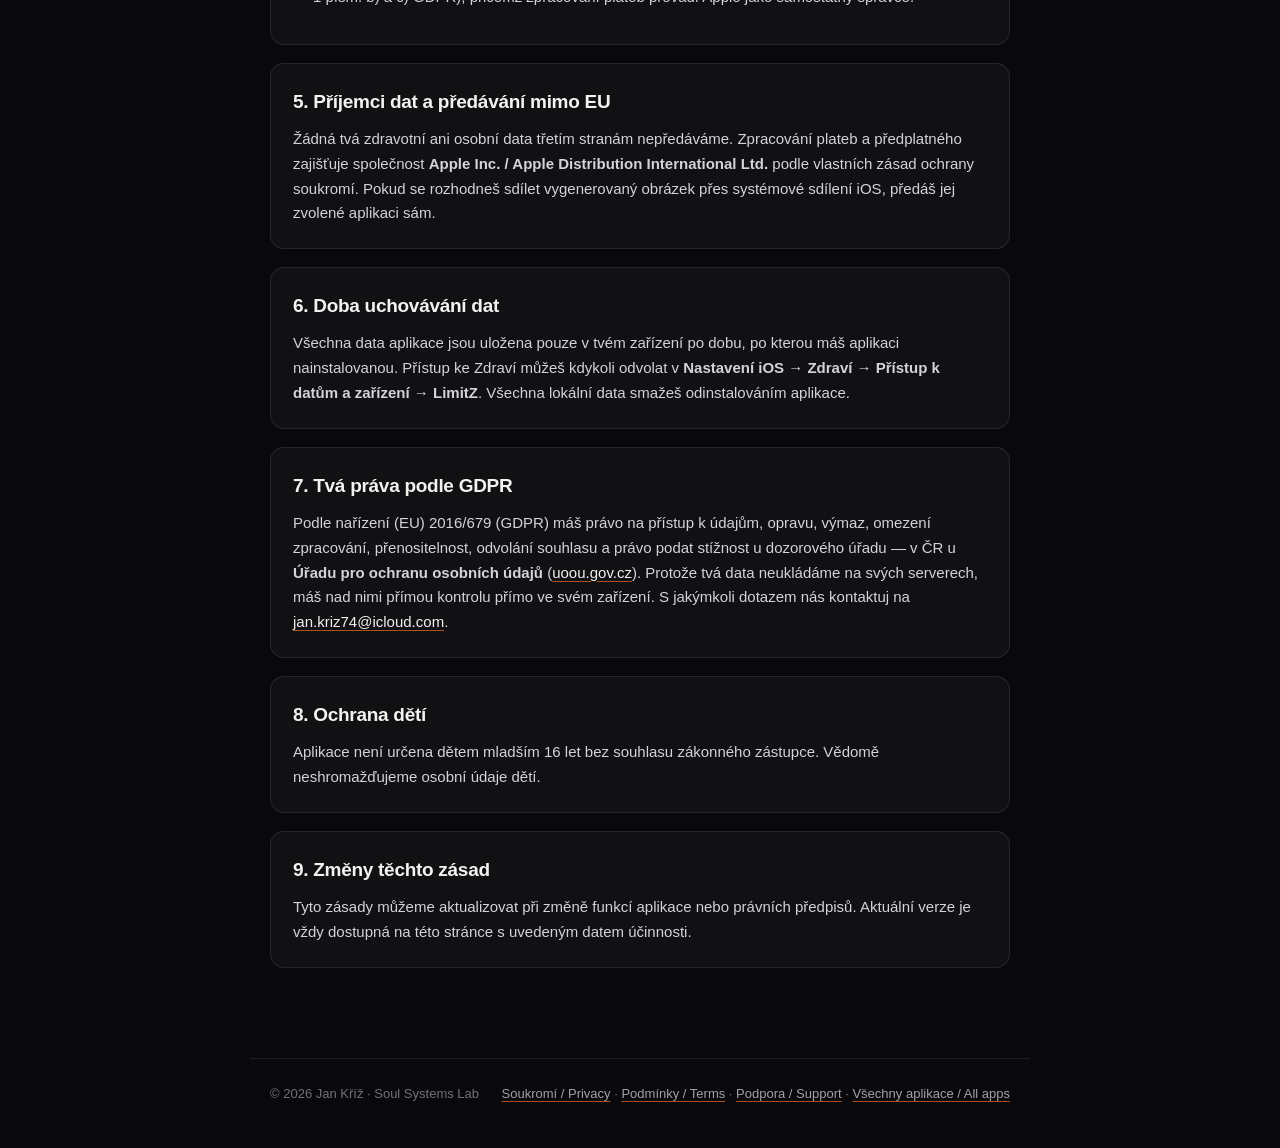
<file: legal/limitz/privacy.html>
<!DOCTYPE html>
<html lang="cs">
<head>
  <meta charset="utf-8">
  <meta name="viewport" content="width=device-width, initial-scale=1">
  <title>LimitZ — Privacy Policy · Soul Systems Lab</title>
  <meta name="description" content="LimitZ Privacy Policy — Jan Kříž, Soul Systems Lab">
  <link rel="icon" href="../favicon.svg" type="image/svg+xml">
  <link rel="stylesheet" href="../legal.css">
  <style>:root { --accent: #A3E635; }</style>
</head>
<body>
  <header class="topbar">
    <div class="topbar-inner">
      <a class="brand" href="../index.html">
        <span class="brand-mark" aria-hidden="true"><span></span><i></i><span></span></span>
        Soul Systems Lab
      </a>
      <nav class="lang-nav" aria-label="Language">
        <a class="lang-btn active" href="#cz" data-set-lang="cz">CZ</a>
        <a class="lang-btn" href="#en" data-set-lang="en">EN</a>
      </nav>
    </div>
  </header>
  <main>

    <div id="cz" data-lang-section="cz" class="is-active">
      <div class="eyebrow"><span class="dot"></span> LimitZ · Zásady ochrany soukromí</div>
      <h1>Zásady ochrany osobních údajů — LimitZ</h1>
      <div class="meta-row">
        <span><strong>Provozovatel:</strong> Jan Kříž, OSVČ, IČO 21815275</span>
        <span><strong>Účinnost od:</strong> 27. 11. 2026</span>
        <span><strong>Kontakt:</strong> <a href="mailto:jan.kriz74@icloud.com">jan.kriz74@icloud.com</a></span>
      </div>

      <nav class="doc-nav" aria-label="Dokumenty aplikace">
        <a href="privacy.html" class="is-current" aria-current="page">Zásady soukromí</a>
        <a href="terms.html">Podmínky použití</a>
        <a href="support.html">Podpora</a>
      </nav>

      <!-- PRAVNIK:PRIVACY_CZ:START -->
      <section class="card">
        <h2>1. Správce osobních údajů</h2>
      <p>Správcem osobních údajů je <strong>Jan Kříž</strong>, podnikající fyzická osoba (OSVČ), IČO: 21815275, se sídlem Na Palici 340, 377 01 Jindřichův Hradec, Česká republika, vystupující pod značkou <strong>Soul Systems Lab</strong> (dále jen „my“).<br>
<strong>Kontaktní e-mail:</strong> <a href="mailto:jan.kriz74@icloud.com">jan.kriz74@icloud.com</a></p>
      <p><em>(Poznámka: Po dokončení zápisu společnosti Soul Systems Lab s.r.o. a převodu aplikace budou identifikační údaje správce v těchto zásadách aktualizovány.)</em></p>
      </section>

      <section class="card">
        <h2>2. Jaká data aplikace zpracovává</h2>
      <p>LimitZ funguje na principu <strong>lokálního zpracování v zařízení (on-device)</strong>. Nevyžaduje registraci účtu, neposílá tvá data na naše servery a nepoužívá analytické ani reklamní SDK.</p>
      <ul>
        <li><strong>Data v Apple Zdraví (HealthKit) — čtení a omezený zápis:</strong> Pokud udělíš oprávnění, LimitZ čte údaje o trénincích, srdečním tepu během tréninků, vzdálenostech, krocích, aktivní energii, spánku, klidovém tepu, variabilitě srdečního tepu (HRV), rychlosti a tepu při chůzi a VO₂ max. Tato data slouží výhradně k výpočtu tvých limitů, rekordů, brzd a medailí přímo v iPhonu. Do Apple Zdraví LimitZ <strong>zapisuje pouze tréninky dokončené v Live režimu</strong> (označené vlastním synchronizačním ID proti duplicitám); nic jiného do Zdraví nezapisuje.</li>
        <li><strong>Lokální uživatelská data:</strong> Křestní jméno/přezdívka, nastavení aplikace, widget snapshoty a případné osobní momentky (poznámky a fotografie), které si do aplikace sám přidáš. Vše zůstává výhradně v tvém zařízení.</li>
        <li><strong>Fotografie (volitelné):</strong> Oprávnění k uložení do knihovny Fotky se použije pouze tehdy, když si sám zvolíš uložení sdílecí karty.</li>
        <li><strong>Nákupy v aplikaci:</strong> Předplatné a jednorázové nákupy vyřizuje přímo společnost Apple prostřednictvím App Storu (StoreKit). Platební údaje ani tvou identitu nevidíme.</li>
      </ul>
      </section>

      <section class="card">
        <h2>3. Zvláštní ustanovení pro Apple HealthKit</h2>
      <p>Data zpracovávaná prostřednictvím Apple Zdraví (HealthKit) — čtená i zapisovaná z Live tréninků:</p>
      <ul>
        <li>jsou zpracovávána výhradně v tvém zařízení pro poskytování funkcí aplikace LimitZ;</li>
        <li><strong>nejsou nikdy</strong> použita pro reklamu, marketing ani datové vytěžování (data mining);</li>
        <li><strong>nejsou nikdy</strong> prodávána ani předávána třetím stranám ani ukládána na naše externí servery.</li>
      </ul>
      </section>

      <section class="card">
        <h2>4. Účel a právní základ zpracování</h2>
      <ul>
        <li><strong>Poskytování funkcí aplikace a zobrazení osobních statistik:</strong> plnění smlouvy (čl. 6 odst. 1 písm. b) GDPR) a tvůj výslovný souhlas udělený v systémovém dialogu iOS u zdravotních dat z HealthKit (čl. 6 odst. 1 písm. a) a čl. 9 odst. 2 písm. a) GDPR).</li>
        <li><strong>Vyřízení nákupů a plnění zákonných povinností:</strong> plnění smlouvy a právních povinností (čl. 6 odst. 1 písm. b) a c) GDPR), přičemž zpracování plateb provádí Apple jako samostatný správce.</li>
      </ul>
      </section>

      <section class="card">
        <h2>5. Příjemci dat a předávání mimo EU</h2>
      <p>Žádná tvá zdravotní ani osobní data třetím stranám nepředáváme. Zpracování plateb a předplatného zajišťuje společnost <strong>Apple Inc. / Apple Distribution International Ltd.</strong> podle vlastních zásad ochrany soukromí. Pokud se rozhodneš sdílet vygenerovaný obrázek přes systémové sdílení iOS, předáš jej zvolené aplikaci sám.</p>
      </section>

      <section class="card">
        <h2>6. Doba uchovávání dat</h2>
      <p>Všechna data aplikace jsou uložena pouze v tvém zařízení po dobu, po kterou máš aplikaci nainstalovanou. Přístup ke Zdraví můžeš kdykoli odvolat v <strong>Nastavení iOS → Zdraví → Přístup k datům a zařízení → LimitZ</strong>. Všechna lokální data smažeš odinstalováním aplikace.</p>
      </section>

      <section class="card">
        <h2>7. Tvá práva podle GDPR</h2>
      <p>Podle nařízení (EU) 2016/679 (GDPR) máš právo na přístup k údajům, opravu, výmaz, omezení zpracování, přenositelnost, odvolání souhlasu a právo podat stížnost u dozorového úřadu — v ČR u <strong>Úřadu pro ochranu osobních údajů</strong> (<a href="https://uoou.gov.cz/" rel="noopener noreferrer">uoou.gov.cz</a>). Protože tvá data neukládáme na svých serverech, máš nad nimi přímou kontrolu přímo ve svém zařízení. S jakýmkoli dotazem nás kontaktuj na <a href="mailto:jan.kriz74@icloud.com">jan.kriz74@icloud.com</a>.</p>
      </section>

      <section class="card">
        <h2>8. Ochrana dětí</h2>
      <p>Aplikace není určena dětem mladším 16 let bez souhlasu zákonného zástupce. Vědomě neshromažďujeme osobní údaje dětí.</p>
      </section>

      <section class="card">
        <h2>9. Změny těchto zásad</h2>
      <p>Tyto zásady můžeme aktualizovat při změně funkcí aplikace nebo právních předpisů. Aktuální verze je vždy dostupná na této stránce s uvedeným datem účinnosti.</p>
      </section>
      <!-- PRAVNIK:PRIVACY_CZ:END -->
    </div>

    <hr class="lang-divider">

    <div id="en" data-lang-section="en">
      <div class="eyebrow"><span class="dot"></span> LimitZ · Privacy Policy</div>
      <h1>Privacy Policy — LimitZ</h1>
      <div class="meta-row">
        <span><strong>Controller:</strong> Jan Kříž, sole trader (OSVČ), IČO 21815275</span>
        <span><strong>Effective date:</strong> November 27, 2026</span>
        <span><strong>Contact:</strong> <a href="mailto:jan.kriz74@icloud.com">jan.kriz74@icloud.com</a></span>
      </div>

      <nav class="doc-nav" aria-label="App documents">
        <a href="privacy.html?lang=en" class="is-current" aria-current="page">Privacy Policy</a>
        <a href="terms.html?lang=en">Terms of Use</a>
        <a href="support.html?lang=en">Support</a>
      </nav>

      <!-- PRAVNIK:PRIVACY_EN:START -->
      <section class="card">
        <h2>1. Data Controller</h2>
      <p>The data controller is <strong>Jan Kříž</strong>, sole trader (OSVČ), Company ID (IČO): 21815275, registered address Na Palici 340, 377 01 Jindřichův Hradec, Czech Republic, operating under the brand <strong>Soul Systems Lab</strong> ("we", "us").<br>
<strong>Contact email:</strong> <a href="mailto:jan.kriz74@icloud.com">jan.kriz74@icloud.com</a></p>
      <p><em>(Note: Once the incorporation of Soul Systems Lab s.r.o. and the transfer of the app are completed, controller details in this policy will be updated accordingly.)</em></p>
      </section>

      <section class="card">
        <h2>2. Data We Process</h2>
      <p>LimitZ is built on an <strong>on-device</strong> architecture. It requires no user account, sends no health or personal data to our servers, and includes no third-party analytics or advertising SDKs.</p>
      <ul>
        <li><strong>Apple Health (HealthKit) data — read and limited write:</strong> With your permission, LimitZ reads workouts, workout heart rate, distances, steps, active energy, sleep, resting heart rate, heart rate variability (HRV), walking heart rate/speed, and VO₂ max. This data is used solely on your iPhone to calculate your personal limits, records, limiters, and medals. LimitZ <strong>writes to Apple Health only workouts completed in Live mode</strong> (tagged with a unique sync identifier to prevent duplicates); nothing else is written to Apple Health.</li>
        <li><strong>Local app data:</strong> Your optional display name, app preferences, widget snapshots, and any moments (notes or photos) you choose to add remain strictly on your device.</li>
        <li><strong>Photos (optional):</strong> Access to save to your Photos library is used only when you explicitly choose to save a shareable card.</li>
        <li><strong>In-app purchases:</strong> Subscriptions and one-time purchases are processed directly by Apple via the App Store (StoreKit). We do not receive your payment details or identity.</li>
      </ul>
      </section>

      <section class="card">
        <h2>3. Apple HealthKit Commitment</h2>
      <p>Data accessed or written through Apple Health (HealthKit):</p>
      <ul>
        <li>is processed exclusively on your device to deliver LimitZ features;</li>
        <li>is <strong>never</strong> used for advertising, marketing, or data mining;</li>
        <li>is <strong>never</strong> sold, shared with third parties, or uploaded to our external servers.</li>
      </ul>
      </section>

      <section class="card">
        <h2>4. Purposes and Legal Bases</h2>
      <ul>
        <li><strong>Providing app functionality and personal performance insights:</strong> performance of a contract (Art. 6(1)(b) GDPR) and your explicit consent granted in the iOS permission prompt for HealthKit data (Art. 6(1)(a) and Art. 9(2)(a) GDPR).</li>
        <li><strong>Purchases and legal compliance:</strong> performance of a contract and legal obligations (Art. 6(1)(b) and (c) GDPR), with billing handled by Apple as an independent controller.</li>
      </ul>
      </section>

      <section class="card">
        <h2>5. Third Parties and International Transfers</h2>
      <p>We do not share your health or personal data with third parties. Billing and subscription management are handled by <strong>Apple Inc. / Apple Distribution International Ltd.</strong> under Apple's privacy policy. If you choose to share an exported card via the iOS share sheet, you control where that image is sent.</p>
      </section>

      <section class="card">
        <h2>6. Data Retention and Deletion</h2>
      <p>All app data stays on your device for as long as the app is installed. You can revoke Health access at any time in <strong>iOS Settings → Health → Data Access &amp; Devices → LimitZ</strong>. Deleting the app removes all locally stored app data.</p>
      </section>

      <section class="card">
        <h2>7. Your Rights Under GDPR</h2>
      <p>Under Regulation (EU) 2016/679 (GDPR), you have the right to access, rectify, erase, restrict, or port your data, to withdraw consent at any time, and to lodge a complaint with a supervisory authority — in the Czech Republic, the <strong>Office for Personal Data Protection (ÚOOÚ)</strong> (<a href="https://uoou.gov.cz/" rel="noopener noreferrer">uoou.gov.cz</a>). Because we do not store your data on our servers, you exercise direct control on your device. For any privacy inquiry, email <a href="mailto:jan.kriz74@icloud.com">jan.kriz74@icloud.com</a>.</p>
      </section>

      <section class="card">
        <h2>8. Children's Privacy</h2>
      <p>LimitZ is not intended for children under 16 without parental consent. We do not knowingly collect personal data from children.</p>
      </section>

      <section class="card">
        <h2>9. Changes to This Policy</h2>
      <p>We may update this policy if app features or legal requirements change. The latest version is always published on this page with its effective date.</p>
      </section>
      <!-- PRAVNIK:PRIVACY_EN:END -->
    </div>

  </main>
  <footer>
    <span>© 2026 Jan Kříž · Soul Systems Lab</span>
    <span><a href="privacy.html">Soukromí / Privacy</a> · <a href="terms.html">Podmínky / Terms</a> · <a href="support.html">Podpora / Support</a> · <a href="../index.html">Všechny aplikace / All apps</a></span>
  </footer>
<script>
(function () {
  try {
    document.documentElement.classList.add('js-ready');
    var sections = document.querySelectorAll('[data-lang-section]');
    var btns = document.querySelectorAll('[data-set-lang]');
    function setLang(lang) {
      sections.forEach(function (el) {
        el.classList.toggle('is-active', el.getAttribute('data-lang-section') === lang);
      });
      btns.forEach(function (b) {
        b.classList.toggle('active', b.getAttribute('data-set-lang') === lang);
      });
      document.documentElement.lang = lang === 'en' ? 'en' : 'cs';
      try { localStorage.setItem('ssl_legal_lang', lang); } catch (e) {}
    }
    var params = new URLSearchParams(window.location.search);
    var saved = null;
    try { saved = localStorage.getItem('ssl_legal_lang'); } catch (e) {}
    var initial = params.get('lang') || (location.hash === '#en' ? 'en' : (location.hash === '#cz' ? 'cz' : null)) || saved || 'cz';
    if (initial !== 'en' && initial !== 'cz') initial = 'cz';
    setLang(initial);
    btns.forEach(function (b) {
      b.addEventListener('click', function (e) {
        e.preventDefault();
        setLang(b.getAttribute('data-set-lang'));
        if (history.replaceState) {
          var url = new URL(window.location.href);
          if (b.getAttribute('data-set-lang') === 'en') url.searchParams.set('lang', 'en');
          else url.searchParams.delete('lang');
          url.hash = '';
          history.replaceState(null, '', url.pathname + url.search);
        }
      });
    });
  } catch (err) {}
})();
</script>

</body>
</html>
</file>
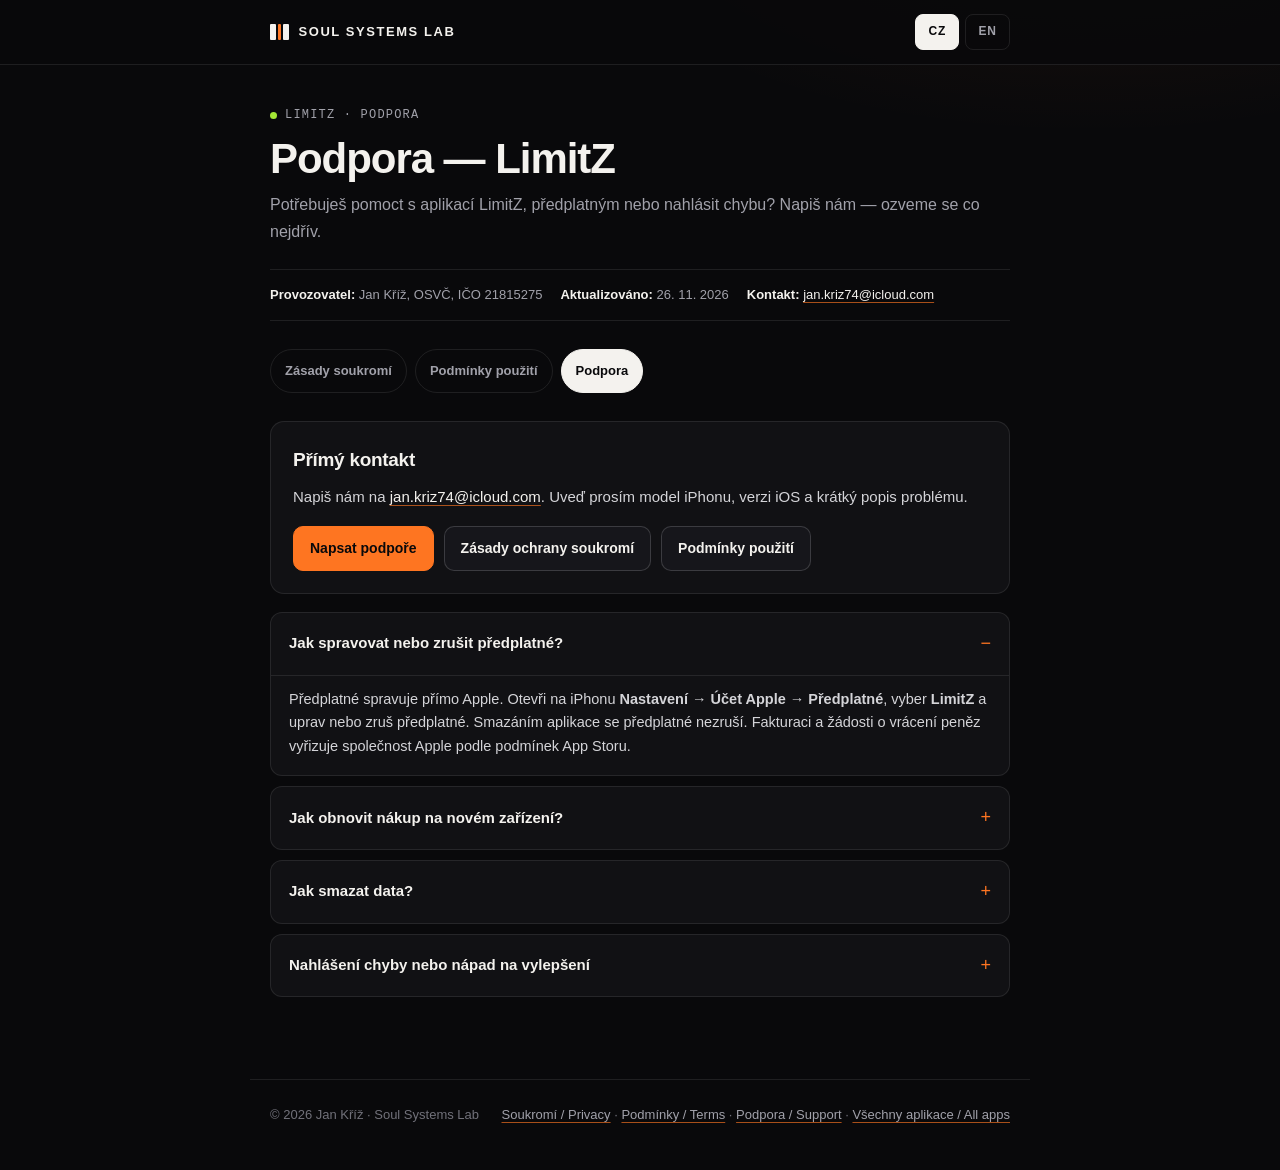
<file: legal/limitz/support.html>
<!DOCTYPE html>
<html lang="cs">
<head>
  <meta charset="utf-8">
  <meta name="viewport" content="width=device-width, initial-scale=1">
  <title>LimitZ — Support · Soul Systems Lab</title>
  <meta name="description" content="LimitZ Support — Jan Kříž, Soul Systems Lab · jan.kriz74@icloud.com">
  <link rel="icon" href="../favicon.svg" type="image/svg+xml">
  <link rel="stylesheet" href="../legal.css">
  <style>:root { --accent: #A3E635; }</style>
</head>
<body>
  <header class="topbar">
    <div class="topbar-inner">
      <a class="brand" href="../index.html">
        <span class="brand-mark" aria-hidden="true"><span></span><i></i><span></span></span>
        Soul Systems Lab
      </a>
      <nav class="lang-nav" aria-label="Language">
        <a class="lang-btn active" href="#cz" data-set-lang="cz">CZ</a>
        <a class="lang-btn" href="#en" data-set-lang="en">EN</a>
      </nav>
    </div>
  </header>
  <main>

    <div id="cz" data-lang-section="cz" class="is-active">
      <div class="eyebrow"><span class="dot"></span> LimitZ · Podpora</div>
      <h1>Podpora — LimitZ</h1>
      <p class="lead">Potřebuješ pomoct s aplikací LimitZ, předplatným nebo nahlásit chybu? Napiš nám — ozveme se co nejdřív.</p>
      <div class="meta-row">
        <span><strong>Provozovatel:</strong> Jan Kříž, OSVČ, IČO 21815275</span>
        <span><strong>Aktualizováno:</strong> 26. 11. 2026</span>
        <span><strong>Kontakt:</strong> <a href="mailto:jan.kriz74@icloud.com">jan.kriz74@icloud.com</a></span>
      </div>

      <nav class="doc-nav" aria-label="Dokumenty aplikace">
        <a href="privacy.html">Zásady soukromí</a>
        <a href="terms.html">Podmínky použití</a>
        <a href="support.html" class="is-current" aria-current="page">Podpora</a>
      </nav>

      <section class="card">
        <h2>Přímý kontakt</h2>
        <p>Napiš nám na <a href="mailto:jan.kriz74@icloud.com">jan.kriz74@icloud.com</a>. Uveď prosím model iPhonu, verzi iOS a krátký popis problému.</p>
        <div class="btn-row">
          <a class="btn btn-primary" href="mailto:jan.kriz74@icloud.com?subject=LimitZ%20Support">Napsat podpoře</a>
          <a class="btn" href="privacy.html">Zásady ochrany soukromí</a>
          <a class="btn" href="terms.html">Podmínky použití</a>
        </div>
      </section>

      <!-- PRAVNIK:SUPPORT_CZ:START -->
      <details class="faq" open>
        <summary>Jak spravovat nebo zrušit předplatné?</summary>
        <div class="faq-body">Předplatné spravuje přímo Apple. Otevři na iPhonu <strong>Nastavení → Účet Apple → Předplatné</strong>, vyber <strong>LimitZ</strong> a uprav nebo zruš předplatné. Smazáním aplikace se předplatné nezruší. Fakturaci a žádosti o vrácení peněz vyřizuje společnost Apple podle podmínek App Storu.</div>
      </details>

      <details class="faq">
        <summary>Jak obnovit nákup na novém zařízení?</summary>
        <div class="faq-body">Ujisti se, že jsi přihlášený stejným Apple účtem, se kterým proběhl nákup, a v aplikaci LimitZ klepni na <strong>Obnovit nákupy (Restore Purchases)</strong>.</div>
      </details>

      <details class="faq">
        <summary>Jak smazat data?</summary>
        <div class="faq-body">LimitZ ukládá data pouze v tvém zařízení a neposílá zdravotní ani osobní údaje na naše servery. Přístup ke Zdraví odvoláš v <strong>Nastavení iOS → Zdraví → Přístup k datům a zařízení → LimitZ</strong>. Všechna lokální data aplikace smažeš odinstalováním LimitZ. S jakýmkoli dotazem nás kontaktuj na <a href="mailto:jan.kriz74@icloud.com">jan.kriz74@icloud.com</a>.</div>
      </details>

      <details class="faq">
        <summary>Nahlášení chyby nebo nápad na vylepšení</summary>
        <div class="faq-body">Pošli nám screenshot a krátký popis na <a href="mailto:jan.kriz74@icloud.com">jan.kriz74@icloud.com</a>. Každý podnět čteme přímo v týmu Soul Systems Lab.</div>
      </details>
      <!-- PRAVNIK:SUPPORT_CZ:END -->
    </div>

    <hr class="lang-divider">

    <div id="en" data-lang-section="en">
      <div class="eyebrow"><span class="dot"></span> LimitZ · Support</div>
      <h1>Support — LimitZ</h1>
      <p class="lead">Need help with LimitZ, your subscription, or want to report a bug? Email us — we’ll get back to you as soon as we can.</p>
      <div class="meta-row">
        <span><strong>Operator:</strong> Jan Kříž, sole trader (OSVČ), IČO 21815275</span>
        <span><strong>Updated:</strong> November 26, 2026</span>
        <span><strong>Contact:</strong> <a href="mailto:jan.kriz74@icloud.com">jan.kriz74@icloud.com</a></span>
      </div>

      <nav class="doc-nav" aria-label="App documents">
        <a href="privacy.html?lang=en">Privacy Policy</a>
        <a href="terms.html?lang=en">Terms of Use</a>
        <a href="support.html?lang=en" class="is-current" aria-current="page">Support</a>
      </nav>

      <section class="card">
        <h2>Direct contact</h2>
        <p>Email us at <a href="mailto:jan.kriz74@icloud.com">jan.kriz74@icloud.com</a>. Please include your iPhone model, iOS version, and a short description of the issue.</p>
        <div class="btn-row">
          <a class="btn btn-primary" href="mailto:jan.kriz74@icloud.com?subject=LimitZ%20Support">Email support</a>
          <a class="btn" href="privacy.html?lang=en">Privacy Policy</a>
          <a class="btn" href="terms.html?lang=en">Terms of Use</a>
        </div>
      </section>

      <!-- PRAVNIK:SUPPORT_EN:START -->
      <details class="faq" open>
        <summary>How do I manage or cancel my subscription?</summary>
        <div class="faq-body">Subscriptions are managed directly by Apple. Open <strong>Settings → Apple Account → Subscriptions</strong> on your iPhone, select <strong>LimitZ</strong>, and manage or cancel anytime. Deleting the app does not cancel a subscription. Billing and refund requests are handled by Apple under App Store terms.</div>
      </details>

      <details class="faq">
        <summary>How do I restore purchases on a new device?</summary>
        <div class="faq-body">Make sure you are signed in with the same Apple Account used for the original purchase, then tap <strong>Restore Purchases</strong> inside LimitZ.</div>
      </details>

      <details class="faq">
        <summary>How can I delete my data?</summary>
        <div class="faq-body">LimitZ stores data only on your device and does not send health or personal data to our servers. Revoke Health access anytime in <strong>iOS Settings → Health → Data Access &amp; Devices → LimitZ</strong>. Deleting the app removes all locally stored app data. For any question, email <a href="mailto:jan.kriz74@icloud.com">jan.kriz74@icloud.com</a>.</div>
      </details>

      <details class="faq">
        <summary>Report a bug or share feedback</summary>
        <div class="faq-body">Send a screenshot and a brief description to <a href="mailto:jan.kriz74@icloud.com">jan.kriz74@icloud.com</a>. Every message goes directly to the Soul Systems Lab team.</div>
      </details>
      <!-- PRAVNIK:SUPPORT_EN:END -->
    </div>

  </main>
  <footer>
    <span>© 2026 Jan Kříž · Soul Systems Lab</span>
    <span><a href="privacy.html">Soukromí / Privacy</a> · <a href="terms.html">Podmínky / Terms</a> · <a href="support.html">Podpora / Support</a> · <a href="../index.html">Všechny aplikace / All apps</a></span>
  </footer>
<script>
(function () {
  try {
    document.documentElement.classList.add('js-ready');
    var sections = document.querySelectorAll('[data-lang-section]');
    var btns = document.querySelectorAll('[data-set-lang]');
    function setLang(lang) {
      sections.forEach(function (el) {
        el.classList.toggle('is-active', el.getAttribute('data-lang-section') === lang);
      });
      btns.forEach(function (b) {
        b.classList.toggle('active', b.getAttribute('data-set-lang') === lang);
      });
      document.documentElement.lang = lang === 'en' ? 'en' : 'cs';
      try { localStorage.setItem('ssl_legal_lang', lang); } catch (e) {}
    }
    var params = new URLSearchParams(window.location.search);
    var saved = null;
    try { saved = localStorage.getItem('ssl_legal_lang'); } catch (e) {}
    var initial = params.get('lang') || (location.hash === '#en' ? 'en' : (location.hash === '#cz' ? 'cz' : null)) || saved || 'cz';
    if (initial !== 'en' && initial !== 'cz') initial = 'cz';
    setLang(initial);
    btns.forEach(function (b) {
      b.addEventListener('click', function (e) {
        e.preventDefault();
        setLang(b.getAttribute('data-set-lang'));
        if (history.replaceState) {
          var url = new URL(window.location.href);
          if (b.getAttribute('data-set-lang') === 'en') url.searchParams.set('lang', 'en');
          else url.searchParams.delete('lang');
          url.hash = '';
          history.replaceState(null, '', url.pathname + url.search);
        }
      });
    });
  } catch (err) {}
})();
</script>

</body>
</html>
</file>
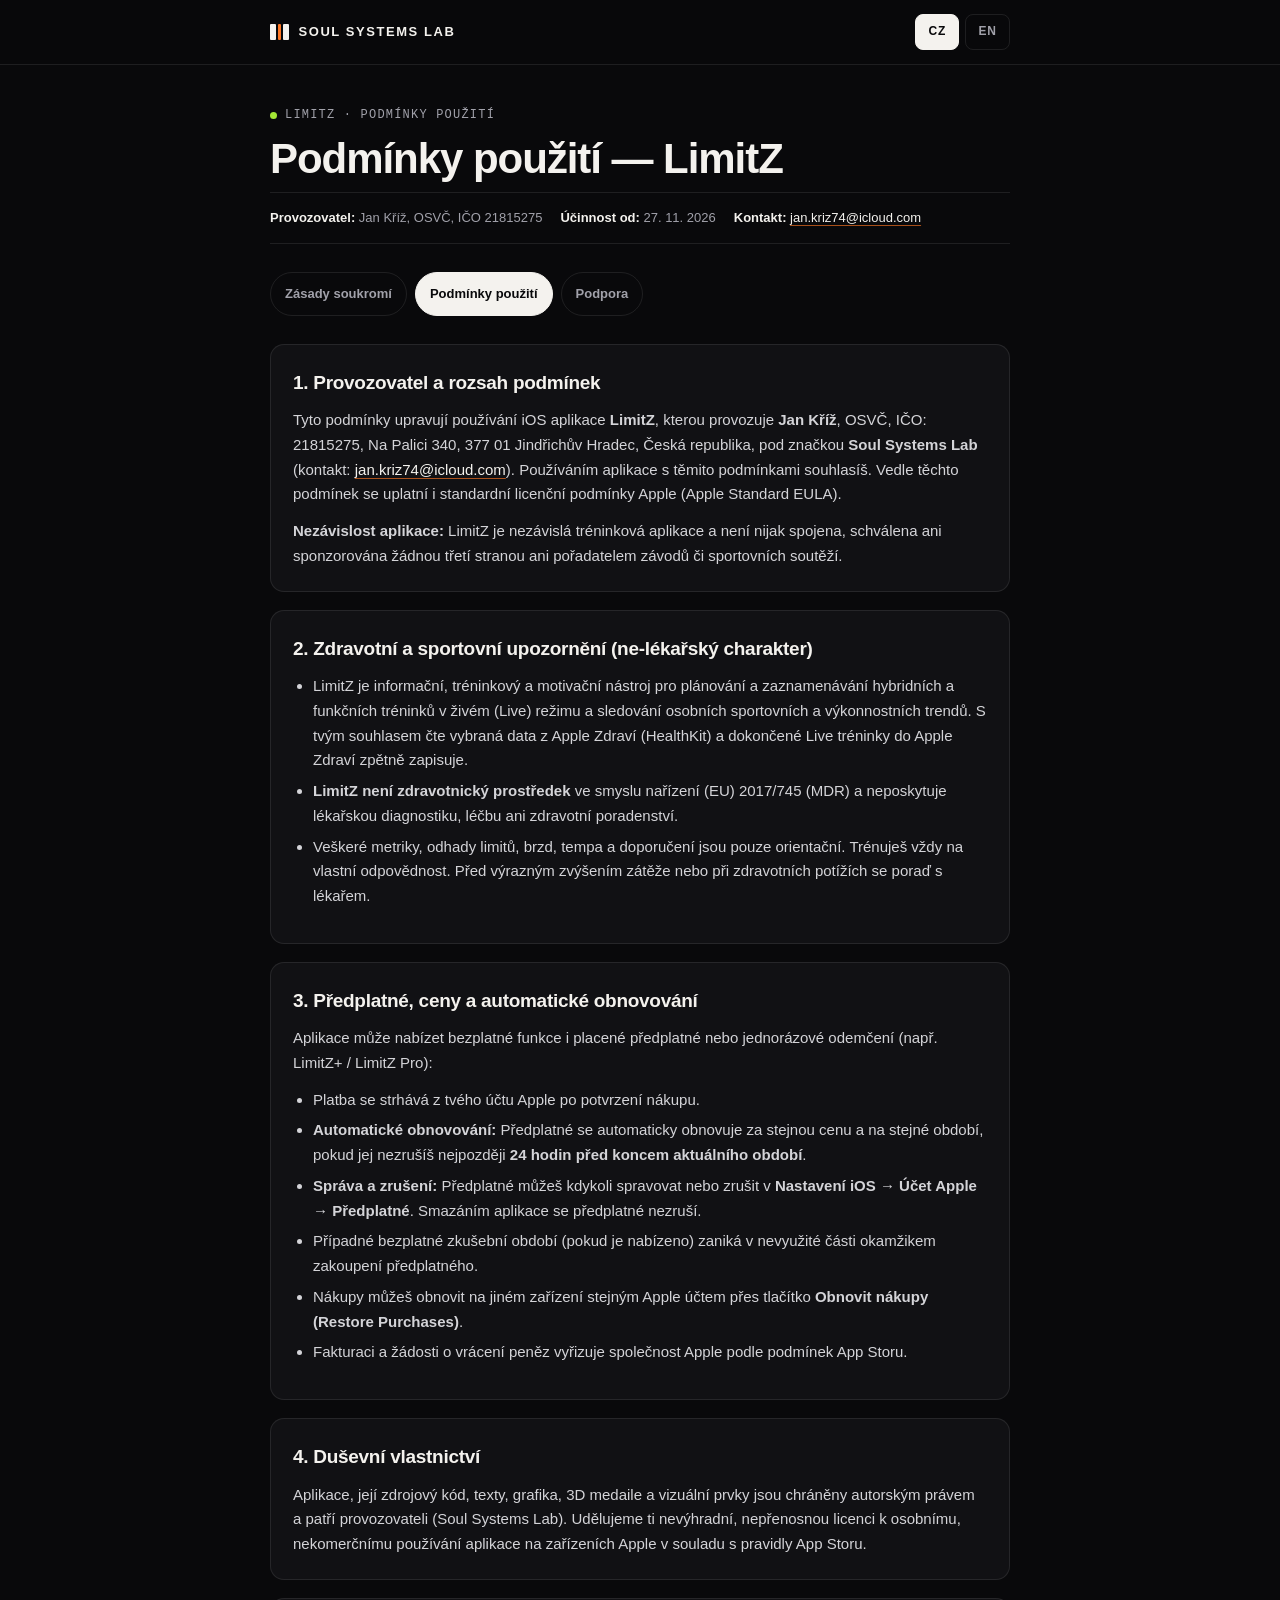
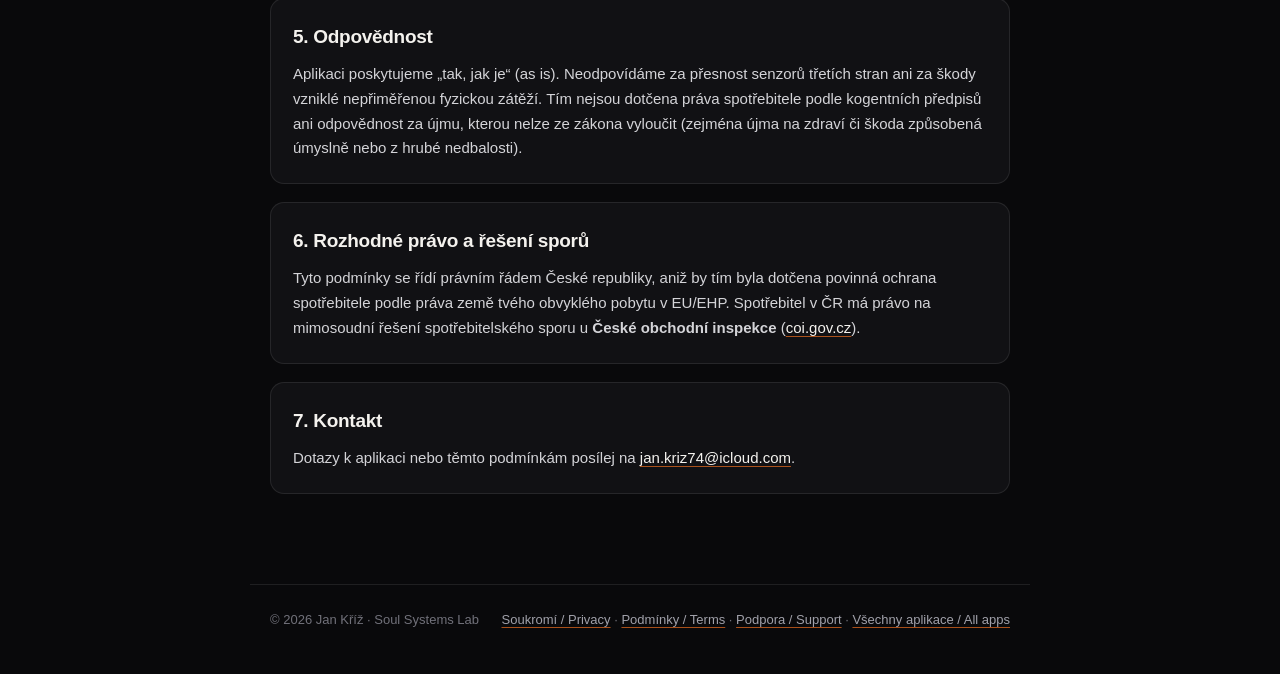
<file: legal/limitz/terms.html>
<!DOCTYPE html>
<html lang="cs">
<head>
  <meta charset="utf-8">
  <meta name="viewport" content="width=device-width, initial-scale=1">
  <title>LimitZ — Terms of Use · Soul Systems Lab</title>
  <meta name="description" content="LimitZ Terms of Use — Jan Kříž, Soul Systems Lab">
  <link rel="icon" href="../favicon.svg" type="image/svg+xml">
  <link rel="stylesheet" href="../legal.css">
  <style>:root { --accent: #A3E635; }</style>
</head>
<body>
  <header class="topbar">
    <div class="topbar-inner">
      <a class="brand" href="../index.html">
        <span class="brand-mark" aria-hidden="true"><span></span><i></i><span></span></span>
        Soul Systems Lab
      </a>
      <nav class="lang-nav" aria-label="Language">
        <a class="lang-btn active" href="#cz" data-set-lang="cz">CZ</a>
        <a class="lang-btn" href="#en" data-set-lang="en">EN</a>
      </nav>
    </div>
  </header>
  <main>

    <div id="cz" data-lang-section="cz" class="is-active">
      <div class="eyebrow"><span class="dot"></span> LimitZ · Podmínky použití</div>
      <h1>Podmínky použití — LimitZ</h1>
      <div class="meta-row">
        <span><strong>Provozovatel:</strong> Jan Kříž, OSVČ, IČO 21815275</span>
        <span><strong>Účinnost od:</strong> 27. 11. 2026</span>
        <span><strong>Kontakt:</strong> <a href="mailto:jan.kriz74@icloud.com">jan.kriz74@icloud.com</a></span>
      </div>

      <nav class="doc-nav" aria-label="Dokumenty aplikace">
        <a href="privacy.html">Zásady soukromí</a>
        <a href="terms.html" class="is-current" aria-current="page">Podmínky použití</a>
        <a href="support.html">Podpora</a>
      </nav>

      <!-- PRAVNIK:TERMS_CZ:START -->
      <section class="card">
        <h2>1. Provozovatel a rozsah podmínek</h2>
      <p>Tyto podmínky upravují používání iOS aplikace <strong>LimitZ</strong>, kterou provozuje <strong>Jan Kříž</strong>, OSVČ, IČO: 21815275, Na Palici 340, 377 01 Jindřichův Hradec, Česká republika, pod značkou <strong>Soul Systems Lab</strong> (kontakt: <a href="mailto:jan.kriz74@icloud.com">jan.kriz74@icloud.com</a>). Používáním aplikace s těmito podmínkami souhlasíš. Vedle těchto podmínek se uplatní i standardní licenční podmínky Apple (Apple Standard EULA).</p>
      <p><strong>Nezávislost aplikace:</strong> LimitZ je nezávislá tréninková aplikace a není nijak spojena, schválena ani sponzorována žádnou třetí stranou ani pořadatelem závodů či sportovních soutěží.</p>
      </section>

      <section class="card">
        <h2>2. Zdravotní a sportovní upozornění (ne-lékařský charakter)</h2>
      <ul>
        <li>LimitZ je informační, tréninkový a motivační nástroj pro plánování a zaznamenávání hybridních a funkčních tréninků v živém (Live) režimu a sledování osobních sportovních a výkonnostních trendů. S tvým souhlasem čte vybraná data z Apple Zdraví (HealthKit) a dokončené Live tréninky do Apple Zdraví zpětně zapisuje.</li>
        <li><strong>LimitZ není zdravotnický prostředek</strong> ve smyslu nařízení (EU) 2017/745 (MDR) a neposkytuje lékařskou diagnostiku, léčbu ani zdravotní poradenství.</li>
        <li>Veškeré metriky, odhady limitů, brzd, tempa a doporučení jsou pouze orientační. Trénuješ vždy na vlastní odpovědnost. Před výrazným zvýšením zátěže nebo při zdravotních potížích se poraď s lékařem.</li>
      </ul>
      </section>

      <section class="card">
        <h2>3. Předplatné, ceny a automatické obnovování</h2>
      <p>Aplikace může nabízet bezplatné funkce i placené předplatné nebo jednorázové odemčení (např. LimitZ+ / LimitZ Pro):</p>
      <ul>
        <li>Platba se strhává z tvého účtu Apple po potvrzení nákupu.</li>
        <li><strong>Automatické obnovování:</strong> Předplatné se automaticky obnovuje za stejnou cenu a na stejné období, pokud jej nezrušíš nejpozději <strong>24 hodin před koncem aktuálního období</strong>.</li>
        <li><strong>Správa a zrušení:</strong> Předplatné můžeš kdykoli spravovat nebo zrušit v <strong>Nastavení iOS → Účet Apple → Předplatné</strong>. Smazáním aplikace se předplatné nezruší.</li>
        <li>Případné bezplatné zkušební období (pokud je nabízeno) zaniká v nevyužité části okamžikem zakoupení předplatného.</li>
        <li>Nákupy můžeš obnovit na jiném zařízení stejným Apple účtem přes tlačítko <strong>Obnovit nákupy (Restore Purchases)</strong>.</li>
        <li>Fakturaci a žádosti o vrácení peněz vyřizuje společnost Apple podle podmínek App Storu.</li>
      </ul>
      </section>

      <section class="card">
        <h2>4. Duševní vlastnictví</h2>
      <p>Aplikace, její zdrojový kód, texty, grafika, 3D medaile a vizuální prvky jsou chráněny autorským právem a patří provozovateli (Soul Systems Lab). Udělujeme ti nevýhradní, nepřenosnou licenci k osobnímu, nekomerčnímu používání aplikace na zařízeních Apple v souladu s pravidly App Storu.</p>
      </section>

      <section class="card">
        <h2>5. Odpovědnost</h2>
      <p>Aplikaci poskytujeme „tak, jak je“ (as is). Neodpovídáme za přesnost senzorů třetích stran ani za škody vzniklé nepřiměřenou fyzickou zátěží. Tím nejsou dotčena práva spotřebitele podle kogentních předpisů ani odpovědnost za újmu, kterou nelze ze zákona vyloučit (zejména újma na zdraví či škoda způsobená úmyslně nebo z hrubé nedbalosti).</p>
      </section>

      <section class="card">
        <h2>6. Rozhodné právo a řešení sporů</h2>
      <p>Tyto podmínky se řídí právním řádem České republiky, aniž by tím byla dotčena povinná ochrana spotřebitele podle práva země tvého obvyklého pobytu v EU/EHP. Spotřebitel v ČR má právo na mimosoudní řešení spotřebitelského sporu u <strong>České obchodní inspekce</strong> (<a href="https://coi.gov.cz/" rel="noopener noreferrer">coi.gov.cz</a>).</p>
      </section>

      <section class="card">
        <h2>7. Kontakt</h2>
      <p>Dotazy k aplikaci nebo těmto podmínkám posílej na <a href="mailto:jan.kriz74@icloud.com">jan.kriz74@icloud.com</a>.</p>
      </section>
      <!-- PRAVNIK:TERMS_CZ:END -->
    </div>

    <hr class="lang-divider">

    <div id="en" data-lang-section="en">
      <div class="eyebrow"><span class="dot"></span> LimitZ · Terms of Use</div>
      <h1>Terms of Use — LimitZ</h1>
      <div class="meta-row">
        <span><strong>Operator:</strong> Jan Kříž, sole trader (OSVČ), IČO 21815275</span>
        <span><strong>Effective date:</strong> November 27, 2026</span>
        <span><strong>Contact:</strong> <a href="mailto:jan.kriz74@icloud.com">jan.kriz74@icloud.com</a></span>
      </div>

      <nav class="doc-nav" aria-label="App documents">
        <a href="privacy.html?lang=en">Privacy Policy</a>
        <a href="terms.html?lang=en" class="is-current" aria-current="page">Terms of Use</a>
        <a href="support.html?lang=en">Support</a>
      </nav>

      <!-- PRAVNIK:TERMS_EN:START -->
      <section class="card">
        <h2>1. Operator and Scope</h2>
      <p>These Terms of Use govern your use of the <strong>LimitZ</strong> iOS application operated by <strong>Jan Kříž</strong>, sole trader (OSVČ), Company ID (IČO): 21815275, Na Palici 340, 377 01 Jindřichův Hradec, Czech Republic, under the brand <strong>Soul Systems Lab</strong> (contact: <a href="mailto:jan.kriz74@icloud.com">jan.kriz74@icloud.com</a>). By using the app, you agree to these Terms. Apple's Standard Licensed Application End User License Agreement (Standard EULA) also applies where relevant.</p>
      <p><strong>Independent application:</strong> LimitZ is an independent training app and is not affiliated with, endorsed by, or sponsored by any third party or race or competition organizer.</p>
      </section>

      <section class="card">
        <h2>2. Health and Fitness Disclaimer (Non-Medical)</h2>
      <ul>
        <li>LimitZ is an informational, training, and motivational tool for planning and recording hybrid and functional workouts in Live mode and reviewing personal fitness and performance trends. With your permission, it reads selected Apple Health (HealthKit) data and writes completed Live workouts back to Apple Health.</li>
        <li><strong>LimitZ is not a medical device</strong> under Regulation (EU) 2017/745 (MDR) and does not provide medical advice, diagnosis, or treatment.</li>
        <li>All metrics, limit estimates, limiters, pacing, and insights are indicative only. You train at your own risk. Consult a physician before starting intense training or if you have any medical condition.</li>
      </ul>
      </section>

      <section class="card">
        <h2>3. Subscriptions, Pricing, and Auto-Renewal</h2>
      <p>LimitZ may offer free features alongside optional paid subscriptions or one-time unlocks (e.g., LimitZ+ / LimitZ Pro):</p>
      <ul>
        <li>Payment is charged to your Apple Account upon confirmation of purchase.</li>
        <li><strong>Auto-renewal:</strong> Subscriptions automatically renew for the same duration and price unless canceled at least <strong>24 hours before the end of the current period</strong>.</li>
        <li><strong>Manage or cancel:</strong> You can manage or cancel your subscription anytime in <strong>iOS Settings → Apple Account → Subscriptions</strong>. Deleting the app does not cancel a subscription.</li>
        <li>Any unused portion of a free trial (if offered) is forfeited upon purchasing a subscription.</li>
        <li>You can restore eligible purchases on your devices using <strong>Restore Purchases</strong> in the app.</li>
        <li>Billing and refund requests are handled directly by Apple under App Store terms.</li>
      </ul>
      </section>

      <section class="card">
        <h2>4. Intellectual Property</h2>
      <p>The app, code, copy, graphics, 3D medals, and design assets belong to the operator (Soul Systems Lab). We grant you a limited, non-exclusive, non-transferable license for personal, non-commercial use on Apple-branded devices in accordance with the App Store Usage Rules.</p>
      </section>

      <section class="card">
        <h2>5. Limitation of Liability</h2>
      <p>The app is provided "as is". We are not responsible for third-party sensor inaccuracies or injuries resulting from physical training. Nothing in these Terms limits mandatory consumer rights or liability that cannot be excluded under applicable law (including personal injury, intent, or gross negligence).</p>
      </section>

      <section class="card">
        <h2>6. Governing Law and Dispute Resolution</h2>
      <p>These Terms are governed by the laws of the Czech Republic, without prejudice to mandatory consumer protection laws of your EU/EEA country of residence. Consumers in the Czech Republic may use out-of-court dispute resolution via the <strong>Czech Trade Inspection Authority (ČOI)</strong> (<a href="https://coi.gov.cz/" rel="noopener noreferrer">coi.gov.cz</a>).</p>
      </section>

      <section class="card">
        <h2>7. Contact</h2>
      <p>For support or questions regarding these Terms, contact <a href="mailto:jan.kriz74@icloud.com">jan.kriz74@icloud.com</a>.</p>
      </section>
      <!-- PRAVNIK:TERMS_EN:END -->
    </div>

  </main>
  <footer>
    <span>© 2026 Jan Kříž · Soul Systems Lab</span>
    <span><a href="privacy.html">Soukromí / Privacy</a> · <a href="terms.html">Podmínky / Terms</a> · <a href="support.html">Podpora / Support</a> · <a href="../index.html">Všechny aplikace / All apps</a></span>
  </footer>
<script>
(function () {
  try {
    document.documentElement.classList.add('js-ready');
    var sections = document.querySelectorAll('[data-lang-section]');
    var btns = document.querySelectorAll('[data-set-lang]');
    function setLang(lang) {
      sections.forEach(function (el) {
        el.classList.toggle('is-active', el.getAttribute('data-lang-section') === lang);
      });
      btns.forEach(function (b) {
        b.classList.toggle('active', b.getAttribute('data-set-lang') === lang);
      });
      document.documentElement.lang = lang === 'en' ? 'en' : 'cs';
      try { localStorage.setItem('ssl_legal_lang', lang); } catch (e) {}
    }
    var params = new URLSearchParams(window.location.search);
    var saved = null;
    try { saved = localStorage.getItem('ssl_legal_lang'); } catch (e) {}
    var initial = params.get('lang') || (location.hash === '#en' ? 'en' : (location.hash === '#cz' ? 'cz' : null)) || saved || 'cz';
    if (initial !== 'en' && initial !== 'cz') initial = 'cz';
    setLang(initial);
    btns.forEach(function (b) {
      b.addEventListener('click', function (e) {
        e.preventDefault();
        setLang(b.getAttribute('data-set-lang'));
        if (history.replaceState) {
          var url = new URL(window.location.href);
          if (b.getAttribute('data-set-lang') === 'en') url.searchParams.set('lang', 'en');
          else url.searchParams.delete('lang');
          url.hash = '';
          history.replaceState(null, '', url.pathname + url.search);
        }
      });
    });
  } catch (err) {}
})();
</script>

</body>
</html>
</file>
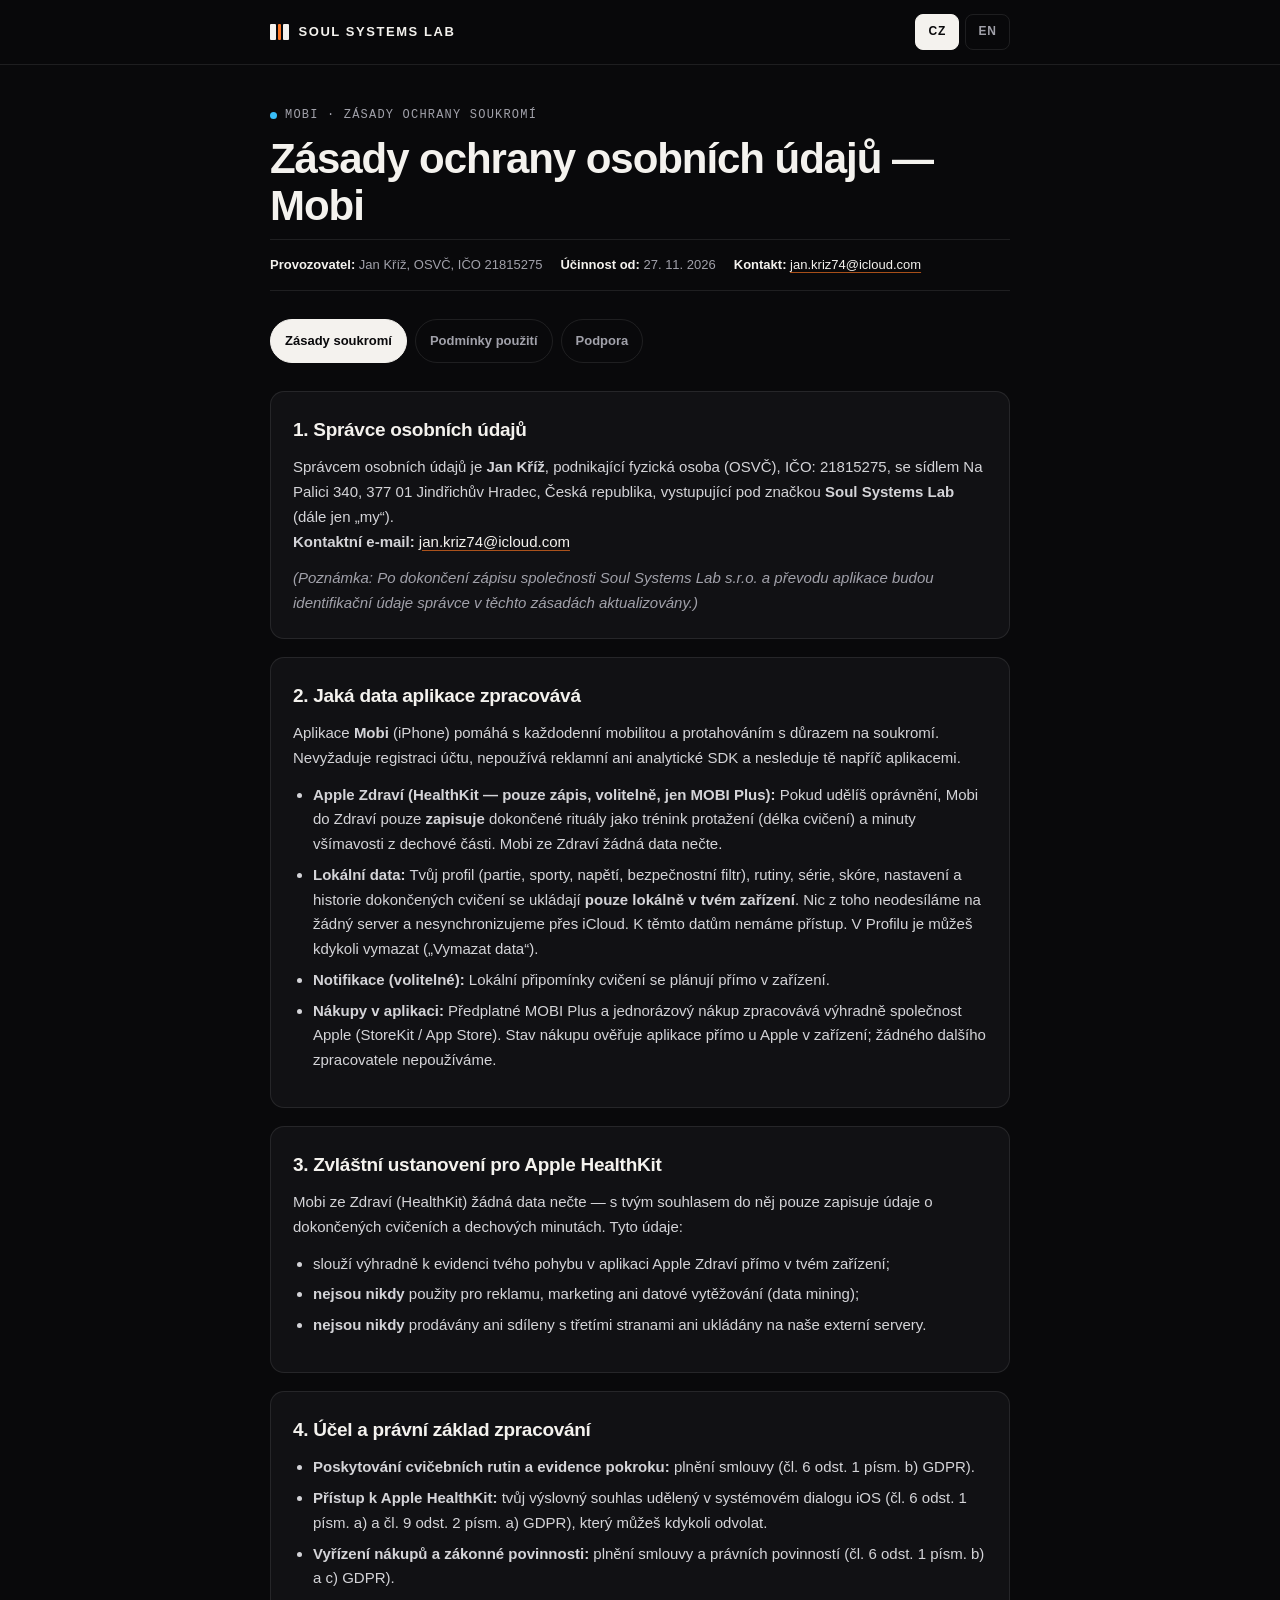
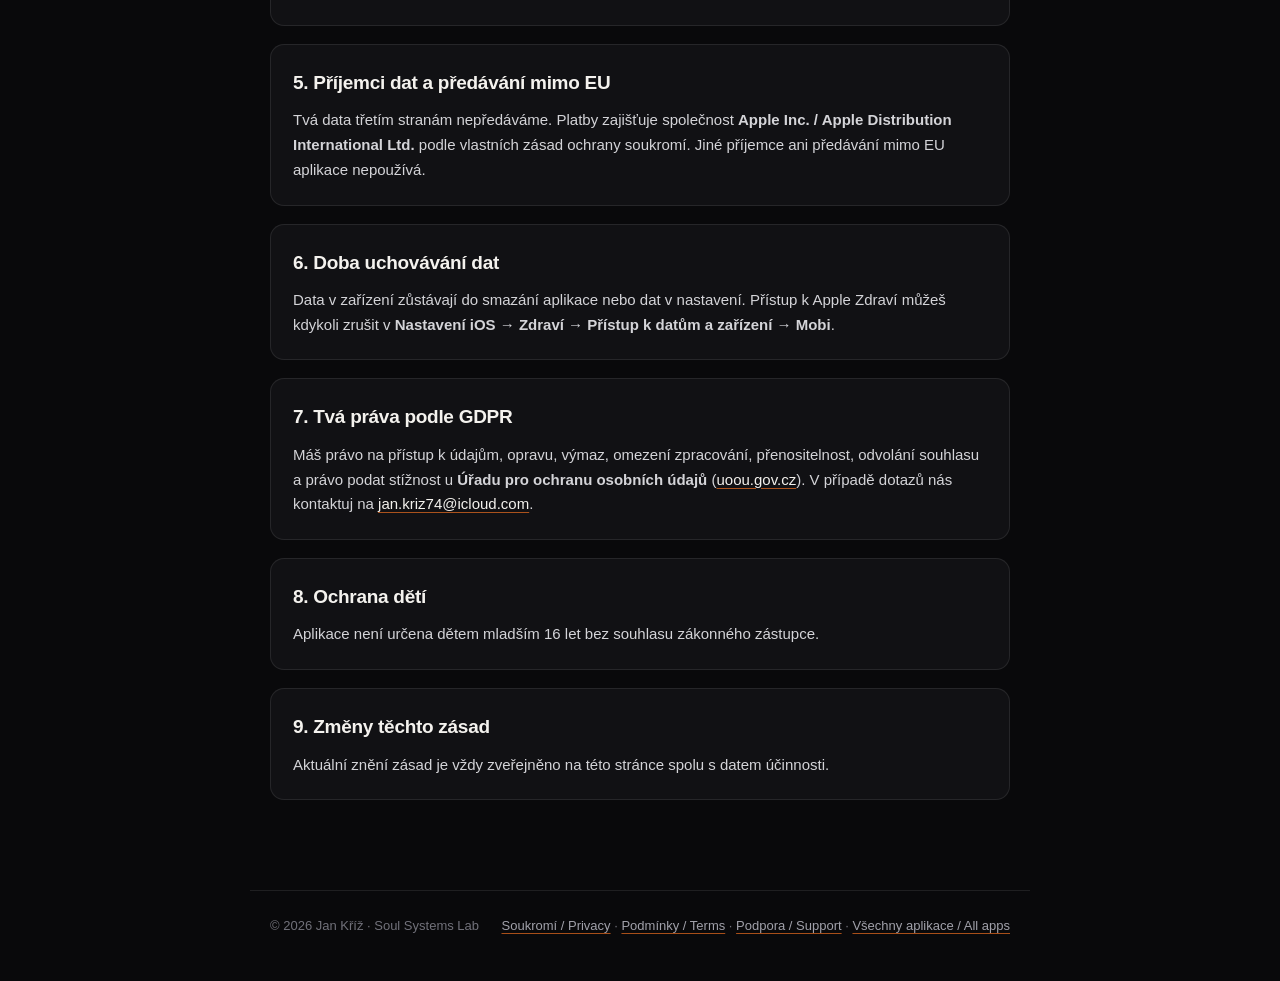
<file: legal/mobi/privacy.html>
<!DOCTYPE html>
<html lang="cs">
<head>
  <meta charset="utf-8">
  <meta name="viewport" content="width=device-width, initial-scale=1">
  <title>Mobi — Privacy Policy · Soul Systems Lab</title>
  <meta name="description" content="Mobi Privacy Policy — Jan Kříž, Soul Systems Lab">
  <link rel="icon" href="../favicon.svg" type="image/svg+xml">
  <link rel="stylesheet" href="../legal.css">
  <style>:root { --accent: #38BDF8; }</style>
</head>
<body>
  <header class="topbar">
    <div class="topbar-inner">
      <a class="brand" href="../index.html">
        <span class="brand-mark" aria-hidden="true"><span></span><i></i><span></span></span>
        Soul Systems Lab
      </a>
      <nav class="lang-nav" aria-label="Language">
        <a class="lang-btn active" href="#cz" data-set-lang="cz">CZ</a>
        <a class="lang-btn" href="#en" data-set-lang="en">EN</a>
      </nav>
    </div>
  </header>
  <main>

    <div id="cz" data-lang-section="cz" class="is-active">
      <div class="eyebrow"><span class="dot"></span> Mobi · Zásady ochrany soukromí</div>
      <h1>Zásady ochrany osobních údajů — Mobi</h1>
      <div class="meta-row">
        <span><strong>Provozovatel:</strong> Jan Kříž, OSVČ, IČO 21815275</span>
        <span><strong>Účinnost od:</strong> 27. 11. 2026</span>
        <span><strong>Kontakt:</strong> <a href="mailto:jan.kriz74@icloud.com">jan.kriz74@icloud.com</a></span>
      </div>

      <nav class="doc-nav" aria-label="Dokumenty aplikace">
        <a href="privacy.html" class="is-current" aria-current="page">Zásady soukromí</a>
        <a href="terms.html">Podmínky použití</a>
        <a href="support.html">Podpora</a>
      </nav>

      <!-- PRAVNIK:PRIVACY_CZ:START -->
      <section class="card">
        <h2>1. Správce osobních údajů</h2>
      <p>Správcem osobních údajů je <strong>Jan Kříž</strong>, podnikající fyzická osoba (OSVČ), IČO: 21815275, se sídlem Na Palici 340, 377 01 Jindřichův Hradec, Česká republika, vystupující pod značkou <strong>Soul Systems Lab</strong> (dále jen „my“).<br>
<strong>Kontaktní e-mail:</strong> <a href="mailto:jan.kriz74@icloud.com">jan.kriz74@icloud.com</a></p>
      <p><em>(Poznámka: Po dokončení zápisu společnosti Soul Systems Lab s.r.o. a převodu aplikace budou identifikační údaje správce v těchto zásadách aktualizovány.)</em></p>
      </section>

      <section class="card">
        <h2>2. Jaká data aplikace zpracovává</h2>
      <p>Aplikace <strong>Mobi</strong> (iPhone) pomáhá s každodenní mobilitou a protahováním s důrazem na soukromí. Nevyžaduje registraci účtu, nepoužívá reklamní ani analytické SDK a nesleduje tě napříč aplikacemi.</p>
      <ul>
        <li><strong>Apple Zdraví (HealthKit — pouze zápis, volitelně, jen MOBI Plus):</strong> Pokud udělíš oprávnění, Mobi do Zdraví pouze <strong>zapisuje</strong> dokončené rituály jako trénink protažení (délka cvičení) a minuty všímavosti z dechové části. Mobi ze Zdraví žádná data nečte.</li>
        <li><strong>Lokální data:</strong> Tvůj profil (partie, sporty, napětí, bezpečnostní filtr), rutiny, série, skóre, nastavení a historie dokončených cvičení se ukládají <strong>pouze lokálně v tvém zařízení</strong>. Nic z toho neodesíláme na žádný server a nesynchronizujeme přes iCloud. K těmto datům nemáme přístup. V Profilu je můžeš kdykoli vymazat („Vymazat data“).</li>
        <li><strong>Notifikace (volitelné):</strong> Lokální připomínky cvičení se plánují přímo v zařízení.</li>
        <li><strong>Nákupy v aplikaci:</strong> Předplatné MOBI Plus a jednorázový nákup zpracovává výhradně společnost Apple (StoreKit / App Store). Stav nákupu ověřuje aplikace přímo u Apple v zařízení; žádného dalšího zpracovatele nepoužíváme.</li>
      </ul>
      </section>

      <section class="card">
        <h2>3. Zvláštní ustanovení pro Apple HealthKit</h2>
      <p>Mobi ze Zdraví (HealthKit) žádná data nečte — s tvým souhlasem do něj pouze zapisuje údaje o dokončených cvičeních a dechových minutách. Tyto údaje:</p>
      <ul>
        <li>slouží výhradně k evidenci tvého pohybu v aplikaci Apple Zdraví přímo v tvém zařízení;</li>
        <li><strong>nejsou nikdy</strong> použity pro reklamu, marketing ani datové vytěžování (data mining);</li>
        <li><strong>nejsou nikdy</strong> prodávány ani sdíleny s třetími stranami ani ukládány na naše externí servery.</li>
      </ul>
      </section>

      <section class="card">
        <h2>4. Účel a právní základ zpracování</h2>
      <ul>
        <li><strong>Poskytování cvičebních rutin a evidence pokroku:</strong> plnění smlouvy (čl. 6 odst. 1 písm. b) GDPR).</li>
        <li><strong>Přístup k Apple HealthKit:</strong> tvůj výslovný souhlas udělený v systémovém dialogu iOS (čl. 6 odst. 1 písm. a) a čl. 9 odst. 2 písm. a) GDPR), který můžeš kdykoli odvolat.</li>
        <li><strong>Vyřízení nákupů a zákonné povinnosti:</strong> plnění smlouvy a právních povinností (čl. 6 odst. 1 písm. b) a c) GDPR).</li>
      </ul>
      </section>

      <section class="card">
        <h2>5. Příjemci dat a předávání mimo EU</h2>
      <p>Tvá data třetím stranám nepředáváme. Platby zajišťuje společnost <strong>Apple Inc. / Apple Distribution International Ltd.</strong> podle vlastních zásad ochrany soukromí. Jiné příjemce ani předávání mimo EU aplikace nepoužívá.</p>
      </section>

      <section class="card">
        <h2>6. Doba uchovávání dat</h2>
      <p>Data v zařízení zůstávají do smazání aplikace nebo dat v nastavení. Přístup k Apple Zdraví můžeš kdykoli zrušit v <strong>Nastavení iOS → Zdraví → Přístup k datům a zařízení → Mobi</strong>.</p>
      </section>

      <section class="card">
        <h2>7. Tvá práva podle GDPR</h2>
      <p>Máš právo na přístup k údajům, opravu, výmaz, omezení zpracování, přenositelnost, odvolání souhlasu a právo podat stížnost u <strong>Úřadu pro ochranu osobních údajů</strong> (<a href="https://uoou.gov.cz/" rel="noopener noreferrer">uoou.gov.cz</a>). V případě dotazů nás kontaktuj na <a href="mailto:jan.kriz74@icloud.com">jan.kriz74@icloud.com</a>.</p>
      </section>

      <section class="card">
        <h2>8. Ochrana dětí</h2>
      <p>Aplikace není určena dětem mladším 16 let bez souhlasu zákonného zástupce.</p>
      </section>

      <section class="card">
        <h2>9. Změny těchto zásad</h2>
      <p>Aktuální znění zásad je vždy zveřejněno na této stránce spolu s datem účinnosti.</p>
      </section>
      <!-- PRAVNIK:PRIVACY_CZ:END -->
    </div>

    <hr class="lang-divider">

    <div id="en" data-lang-section="en">
      <div class="eyebrow"><span class="dot"></span> Mobi · Privacy Policy</div>
      <h1>Privacy Policy — Mobi</h1>
      <div class="meta-row">
        <span><strong>Controller:</strong> Jan Kříž, sole trader (OSVČ), IČO 21815275</span>
        <span><strong>Effective date:</strong> November 27, 2026</span>
        <span><strong>Contact:</strong> <a href="mailto:jan.kriz74@icloud.com">jan.kriz74@icloud.com</a></span>
      </div>

      <nav class="doc-nav" aria-label="App documents">
        <a href="privacy.html?lang=en" class="is-current" aria-current="page">Privacy Policy</a>
        <a href="terms.html?lang=en">Terms of Use</a>
        <a href="support.html?lang=en">Support</a>
      </nav>

      <!-- PRAVNIK:PRIVACY_EN:START -->
      <section class="card">
        <h2>1. Data Controller</h2>
      <p>The data controller is <strong>Jan Kříž</strong>, sole trader (OSVČ), Company ID (IČO): 21815275, Na Palici 340, 377 01 Jindřichův Hradec, Czech Republic, operating under the brand <strong>Soul Systems Lab</strong> ("we", "us").<br>
<strong>Contact email:</strong> <a href="mailto:jan.kriz74@icloud.com">jan.kriz74@icloud.com</a></p>
      <p><em>(Note: Once the incorporation of Soul Systems Lab s.r.o. and the transfer of the app are completed, controller details in this policy will be updated accordingly.)</em></p>
      </section>

      <section class="card">
        <h2>2. Data We Process</h2>
      <p><strong>Mobi</strong> (iPhone) is a privacy-first daily mobility and stretching app. It requires no account registration, uses no advertising or analytics SDKs, and does not track you across apps.</p>
      <ul>
        <li><strong>Apple Health (HealthKit — write-only, optional, MOBI Plus only):</strong> With your permission, Mobi only <strong>writes</strong> completed rituals to Apple Health as a flexibility workout (duration) and mindful minutes from the breathing part. Mobi does not read any data from Apple Health.</li>
        <li><strong>Local data:</strong> Your profile (areas, sports, tension, safety filter), routines, streaks, score, settings and completed session history are stored <strong>only locally on your device</strong>. Nothing is sent to any server or synced via iCloud. We cannot access this data. You can erase it anytime in Profile ("Vymazat data").</li>
        <li><strong>Notifications (optional):</strong> Daily practice reminders are scheduled locally on your device.</li>
        <li><strong>In-app purchases:</strong> The MOBI Plus subscription and the one-time purchase are processed exclusively by Apple (StoreKit / App Store). The app verifies purchase status with Apple on your device; no other processor is used.</li>
      </ul>
      </section>

      <section class="card">
        <h2>3. Apple HealthKit Commitment</h2>
      <p>Mobi does not read any data from Apple Health (HealthKit) — with your consent, it only writes completed flexibility workouts and mindful minutes. These records:</p>
      <ul>
        <li>are used exclusively to log your movement in Apple Health on your device;</li>
        <li>are <strong>never</strong> used for advertising, marketing, or data mining;</li>
        <li>are <strong>never</strong> sold, shared with third parties, or stored on our external servers.</li>
      </ul>
      </section>

      <section class="card">
        <h2>4. Purposes and Legal Bases</h2>
      <ul>
        <li><strong>Delivering mobility routines and tracking progress:</strong> performance of a contract (Art. 6(1)(b) GDPR).</li>
        <li><strong>Apple HealthKit access:</strong> your explicit consent via the iOS permission dialog (Art. 6(1)(a) and Art. 9(2)(a) GDPR), revocable at any time.</li>
        <li><strong>Billing and legal obligations:</strong> performance of a contract and legal compliance (Art. 6(1)(b) and (c) GDPR).</li>
      </ul>
      </section>

      <section class="card">
        <h2>5. Third Parties and International Transfers</h2>
      <p>We never share your data with third parties. Billing is provided by <strong>Apple Inc. / Apple Distribution International Ltd.</strong> under Apple's own privacy policy. The app uses no other recipients and no transfers outside the EU.</p>
      </section>

      <section class="card">
        <h2>6. Data Retention and Deletion</h2>
      <p>On-device data remains until you delete the app or clear its data. You can revoke Apple Health permissions anytime in <strong>iOS Settings → Health → Data Access &amp; Devices → Mobi</strong>.</p>
      </section>

      <section class="card">
        <h2>7. Your Rights Under GDPR</h2>
      <p>You have the right to access, rectify, erase, restrict, or port your data, withdraw consent at any time, and lodge a complaint with a supervisory authority — in the Czech Republic, the <strong>Office for Personal Data Protection (ÚOOÚ)</strong> (<a href="https://uoou.gov.cz/" rel="noopener noreferrer">uoou.gov.cz</a>). Contact us at <a href="mailto:jan.kriz74@icloud.com">jan.kriz74@icloud.com</a>.</p>
      </section>

      <section class="card">
        <h2>8. Children's Privacy</h2>
      <p>Mobi is not intended for children under 16 without parental consent.</p>
      </section>

      <section class="card">
        <h2>9. Changes to This Policy</h2>
      <p>The current version of this policy is always available on this page with its effective date.</p>
      </section>
      <!-- PRAVNIK:PRIVACY_EN:END -->
    </div>

  </main>
  <footer>
    <span>© 2026 Jan Kříž · Soul Systems Lab</span>
    <span><a href="privacy.html">Soukromí / Privacy</a> · <a href="terms.html">Podmínky / Terms</a> · <a href="support.html">Podpora / Support</a> · <a href="../index.html">Všechny aplikace / All apps</a></span>
  </footer>
<script>
(function () {
  try {
    document.documentElement.classList.add('js-ready');
    var sections = document.querySelectorAll('[data-lang-section]');
    var btns = document.querySelectorAll('[data-set-lang]');
    function setLang(lang) {
      sections.forEach(function (el) {
        el.classList.toggle('is-active', el.getAttribute('data-lang-section') === lang);
      });
      btns.forEach(function (b) {
        b.classList.toggle('active', b.getAttribute('data-set-lang') === lang);
      });
      document.documentElement.lang = lang === 'en' ? 'en' : 'cs';
      try { localStorage.setItem('ssl_legal_lang', lang); } catch (e) {}
    }
    var params = new URLSearchParams(window.location.search);
    var saved = null;
    try { saved = localStorage.getItem('ssl_legal_lang'); } catch (e) {}
    var initial = params.get('lang') || (location.hash === '#en' ? 'en' : (location.hash === '#cz' ? 'cz' : null)) || saved || 'cz';
    if (initial !== 'en' && initial !== 'cz') initial = 'cz';
    setLang(initial);
    btns.forEach(function (b) {
      b.addEventListener('click', function (e) {
        e.preventDefault();
        setLang(b.getAttribute('data-set-lang'));
        if (history.replaceState) {
          var url = new URL(window.location.href);
          if (b.getAttribute('data-set-lang') === 'en') url.searchParams.set('lang', 'en');
          else url.searchParams.delete('lang');
          url.hash = '';
          history.replaceState(null, '', url.pathname + url.search);
        }
      });
    });
  } catch (err) {}
})();
</script>

</body>
</html>
</file>
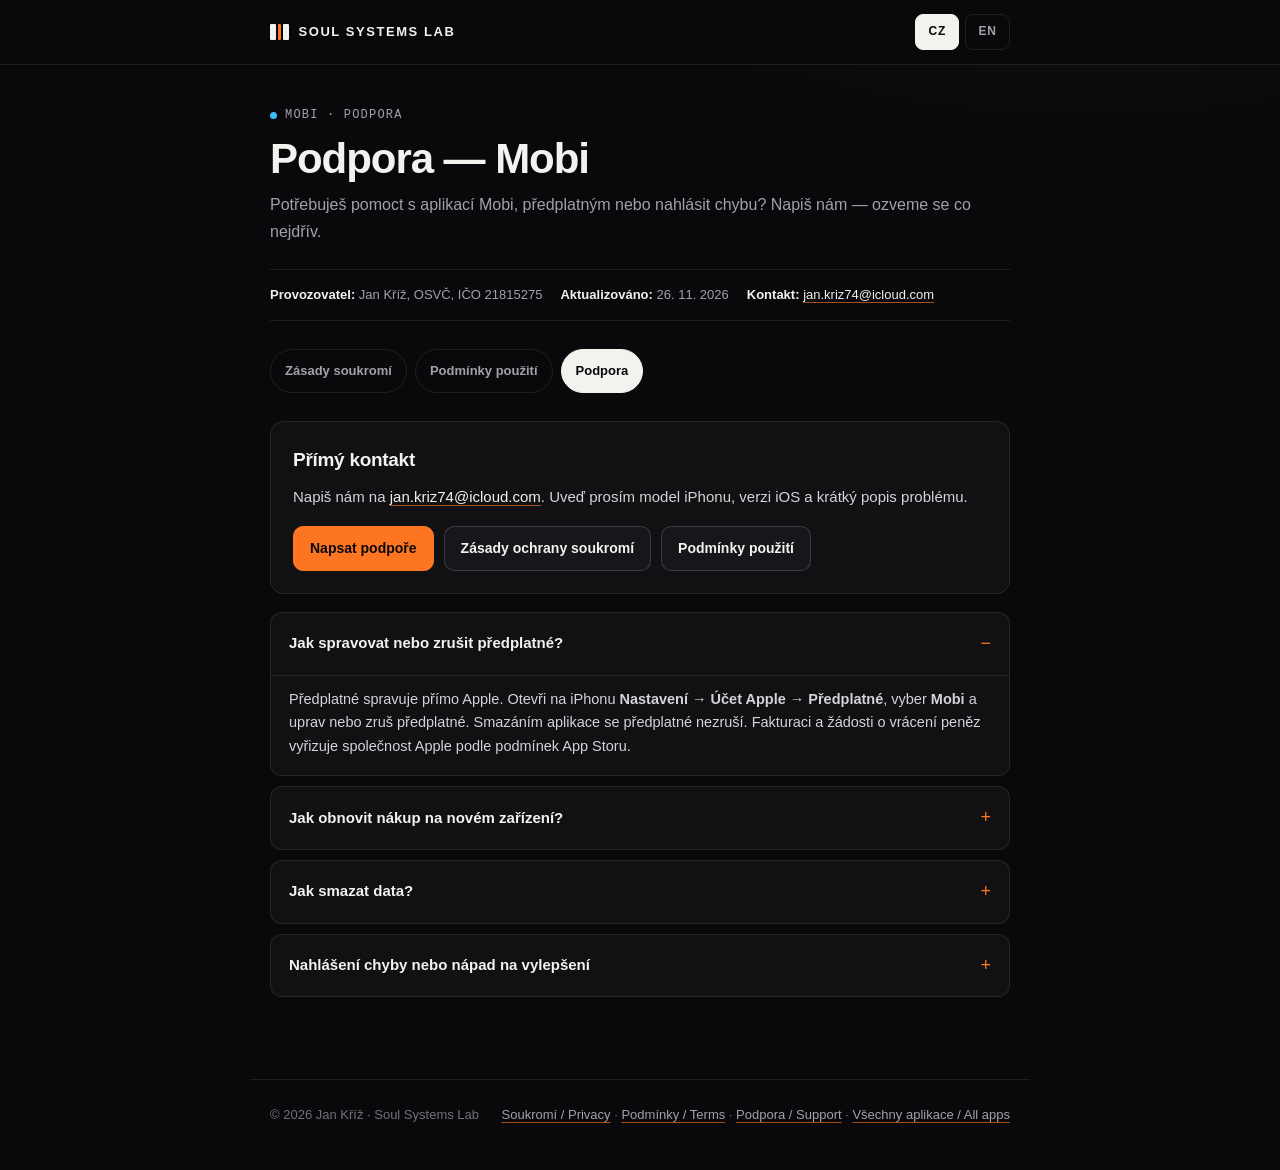
<file: legal/mobi/support.html>
<!DOCTYPE html>
<html lang="cs">
<head>
  <meta charset="utf-8">
  <meta name="viewport" content="width=device-width, initial-scale=1">
  <title>Mobi — Support · Soul Systems Lab</title>
  <meta name="description" content="Mobi Support — Jan Kříž, Soul Systems Lab · jan.kriz74@icloud.com">
  <link rel="icon" href="../favicon.svg" type="image/svg+xml">
  <link rel="stylesheet" href="../legal.css">
  <style>:root { --accent: #38BDF8; }</style>
</head>
<body>
  <header class="topbar">
    <div class="topbar-inner">
      <a class="brand" href="../index.html">
        <span class="brand-mark" aria-hidden="true"><span></span><i></i><span></span></span>
        Soul Systems Lab
      </a>
      <nav class="lang-nav" aria-label="Language">
        <a class="lang-btn active" href="#cz" data-set-lang="cz">CZ</a>
        <a class="lang-btn" href="#en" data-set-lang="en">EN</a>
      </nav>
    </div>
  </header>
  <main>

    <div id="cz" data-lang-section="cz" class="is-active">
      <div class="eyebrow"><span class="dot"></span> Mobi · Podpora</div>
      <h1>Podpora — Mobi</h1>
      <p class="lead">Potřebuješ pomoct s aplikací Mobi, předplatným nebo nahlásit chybu? Napiš nám — ozveme se co nejdřív.</p>
      <div class="meta-row">
        <span><strong>Provozovatel:</strong> Jan Kříž, OSVČ, IČO 21815275</span>
        <span><strong>Aktualizováno:</strong> 26. 11. 2026</span>
        <span><strong>Kontakt:</strong> <a href="mailto:jan.kriz74@icloud.com">jan.kriz74@icloud.com</a></span>
      </div>

      <nav class="doc-nav" aria-label="Dokumenty aplikace">
        <a href="privacy.html">Zásady soukromí</a>
        <a href="terms.html">Podmínky použití</a>
        <a href="support.html" class="is-current" aria-current="page">Podpora</a>
      </nav>

      <section class="card">
        <h2>Přímý kontakt</h2>
        <p>Napiš nám na <a href="mailto:jan.kriz74@icloud.com">jan.kriz74@icloud.com</a>. Uveď prosím model iPhonu, verzi iOS a krátký popis problému.</p>
        <div class="btn-row">
          <a class="btn btn-primary" href="mailto:jan.kriz74@icloud.com?subject=Mobi%20Support">Napsat podpoře</a>
          <a class="btn" href="privacy.html">Zásady ochrany soukromí</a>
          <a class="btn" href="terms.html">Podmínky použití</a>
        </div>
      </section>

      <!-- PRAVNIK:SUPPORT_CZ:START -->
      <details class="faq" open>
        <summary>Jak spravovat nebo zrušit předplatné?</summary>
        <div class="faq-body">Předplatné spravuje přímo Apple. Otevři na iPhonu <strong>Nastavení → Účet Apple → Předplatné</strong>, vyber <strong>Mobi</strong> a uprav nebo zruš předplatné. Smazáním aplikace se předplatné nezruší. Fakturaci a žádosti o vrácení peněz vyřizuje společnost Apple podle podmínek App Storu.</div>
      </details>

      <details class="faq">
        <summary>Jak obnovit nákup na novém zařízení?</summary>
        <div class="faq-body">Ujisti se, že jsi přihlášený stejným Apple účtem, se kterým proběhl nákup, a v aplikaci Mobi klepni na <strong>Obnovit nákupy (Restore Purchases)</strong>.</div>
      </details>

      <details class="faq">
        <summary>Jak smazat data?</summary>
        <div class="faq-body">Všechna data Mobi (profil, rutiny, série, skóre, nastavení a historie) se ukládají <strong>pouze lokálně v tvém zařízení</strong> — neodesíláme je na žádný server, nesynchronizujeme je přes iCloud a nemáme k nim přístup. Zůstávají do smazání aplikace nebo do „Vymazat data“ v Profilu. Přístup k Apple Zdraví zrušíš v <strong>Nastavení iOS → Zdraví → Přístup k datům a zařízení → Mobi</strong>. S dotazem nás kontaktuj na <a href="mailto:jan.kriz74@icloud.com">jan.kriz74@icloud.com</a>.</div>
      </details>

      <details class="faq">
        <summary>Nahlášení chyby nebo nápad na vylepšení</summary>
        <div class="faq-body">Pošli nám screenshot a krátký popis na <a href="mailto:jan.kriz74@icloud.com">jan.kriz74@icloud.com</a>. Každý podnět čteme přímo v týmu Soul Systems Lab.</div>
      </details>
      <!-- PRAVNIK:SUPPORT_CZ:END -->
    </div>

    <hr class="lang-divider">

    <div id="en" data-lang-section="en">
      <div class="eyebrow"><span class="dot"></span> Mobi · Support</div>
      <h1>Support — Mobi</h1>
      <p class="lead">Need help with Mobi, your subscription, or want to report a bug? Email us — we’ll get back to you as soon as we can.</p>
      <div class="meta-row">
        <span><strong>Operator:</strong> Jan Kříž, sole trader (OSVČ), IČO 21815275</span>
        <span><strong>Updated:</strong> November 26, 2026</span>
        <span><strong>Contact:</strong> <a href="mailto:jan.kriz74@icloud.com">jan.kriz74@icloud.com</a></span>
      </div>

      <nav class="doc-nav" aria-label="App documents">
        <a href="privacy.html?lang=en">Privacy Policy</a>
        <a href="terms.html?lang=en">Terms of Use</a>
        <a href="support.html?lang=en" class="is-current" aria-current="page">Support</a>
      </nav>

      <section class="card">
        <h2>Direct contact</h2>
        <p>Email us at <a href="mailto:jan.kriz74@icloud.com">jan.kriz74@icloud.com</a>. Please include your iPhone model, iOS version, and a short description of the issue.</p>
        <div class="btn-row">
          <a class="btn btn-primary" href="mailto:jan.kriz74@icloud.com?subject=Mobi%20Support">Email support</a>
          <a class="btn" href="privacy.html?lang=en">Privacy Policy</a>
          <a class="btn" href="terms.html?lang=en">Terms of Use</a>
        </div>
      </section>

      <!-- PRAVNIK:SUPPORT_EN:START -->
      <details class="faq" open>
        <summary>How do I manage or cancel my subscription?</summary>
        <div class="faq-body">Subscriptions are managed directly by Apple. Open <strong>Settings → Apple Account → Subscriptions</strong> on your iPhone, select <strong>Mobi</strong>, and manage or cancel anytime. Deleting the app does not cancel a subscription. Billing and refund requests are handled by Apple under App Store terms.</div>
      </details>

      <details class="faq">
        <summary>How do I restore purchases on a new device?</summary>
        <div class="faq-body">Make sure you are signed in with the same Apple Account used for the original purchase, then tap <strong>Restore Purchases</strong> inside Mobi.</div>
      </details>

      <details class="faq">
        <summary>How can I delete my data?</summary>
        <div class="faq-body">All Mobi data (profile, routines, streaks, score, settings and history) is stored <strong>only locally on your device</strong> — it is not sent to any server, not synced via iCloud, and we cannot access it. It remains until you delete the app or use "Vymazat data" in Profile. Revoke Apple Health permissions anytime in <strong>iOS Settings → Health → Data Access &amp; Devices → Mobi</strong>. For any question, email <a href="mailto:jan.kriz74@icloud.com">jan.kriz74@icloud.com</a>.</div>
      </details>

      <details class="faq">
        <summary>Report a bug or share feedback</summary>
        <div class="faq-body">Send a screenshot and a brief description to <a href="mailto:jan.kriz74@icloud.com">jan.kriz74@icloud.com</a>. Every message goes directly to the Soul Systems Lab team.</div>
      </details>
      <!-- PRAVNIK:SUPPORT_EN:END -->
    </div>

  </main>
  <footer>
    <span>© 2026 Jan Kříž · Soul Systems Lab</span>
    <span><a href="privacy.html">Soukromí / Privacy</a> · <a href="terms.html">Podmínky / Terms</a> · <a href="support.html">Podpora / Support</a> · <a href="../index.html">Všechny aplikace / All apps</a></span>
  </footer>
<script>
(function () {
  try {
    document.documentElement.classList.add('js-ready');
    var sections = document.querySelectorAll('[data-lang-section]');
    var btns = document.querySelectorAll('[data-set-lang]');
    function setLang(lang) {
      sections.forEach(function (el) {
        el.classList.toggle('is-active', el.getAttribute('data-lang-section') === lang);
      });
      btns.forEach(function (b) {
        b.classList.toggle('active', b.getAttribute('data-set-lang') === lang);
      });
      document.documentElement.lang = lang === 'en' ? 'en' : 'cs';
      try { localStorage.setItem('ssl_legal_lang', lang); } catch (e) {}
    }
    var params = new URLSearchParams(window.location.search);
    var saved = null;
    try { saved = localStorage.getItem('ssl_legal_lang'); } catch (e) {}
    var initial = params.get('lang') || (location.hash === '#en' ? 'en' : (location.hash === '#cz' ? 'cz' : null)) || saved || 'cz';
    if (initial !== 'en' && initial !== 'cz') initial = 'cz';
    setLang(initial);
    btns.forEach(function (b) {
      b.addEventListener('click', function (e) {
        e.preventDefault();
        setLang(b.getAttribute('data-set-lang'));
        if (history.replaceState) {
          var url = new URL(window.location.href);
          if (b.getAttribute('data-set-lang') === 'en') url.searchParams.set('lang', 'en');
          else url.searchParams.delete('lang');
          url.hash = '';
          history.replaceState(null, '', url.pathname + url.search);
        }
      });
    });
  } catch (err) {}
})();
</script>

</body>
</html>
</file>
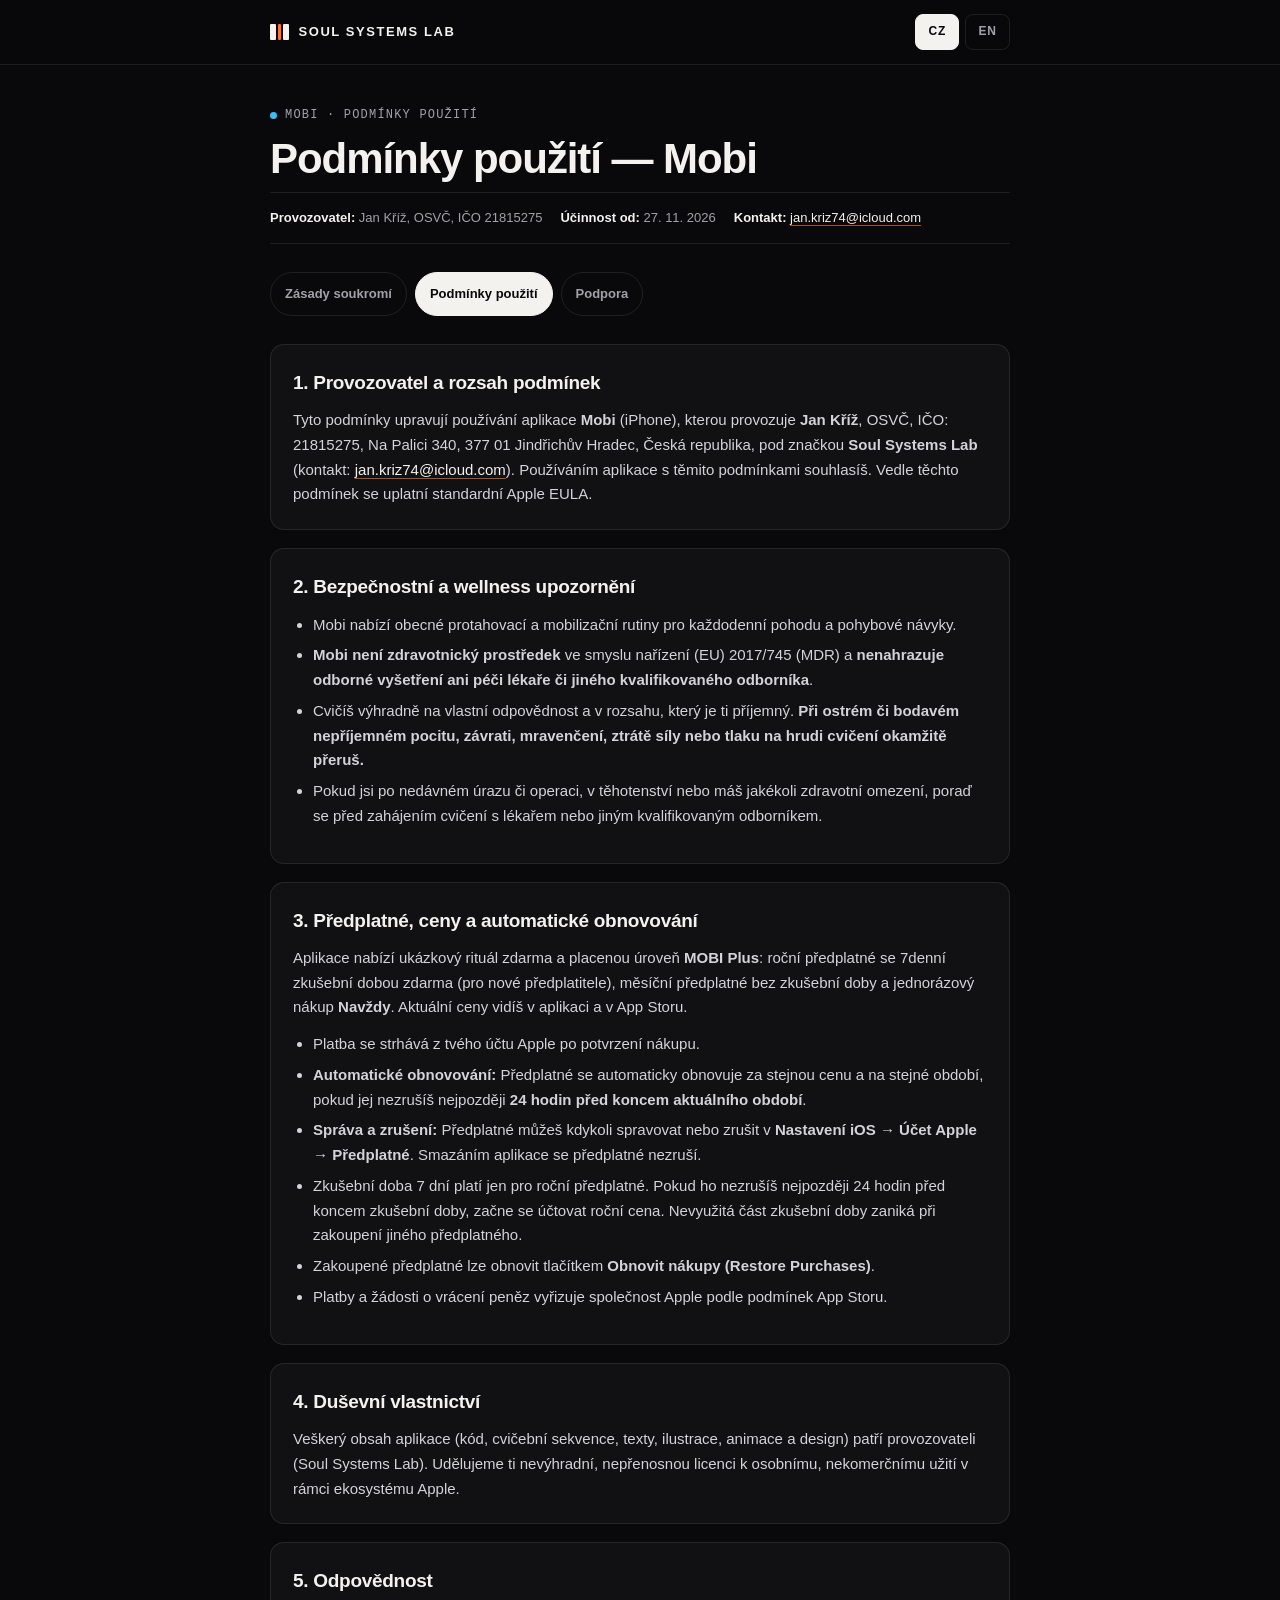
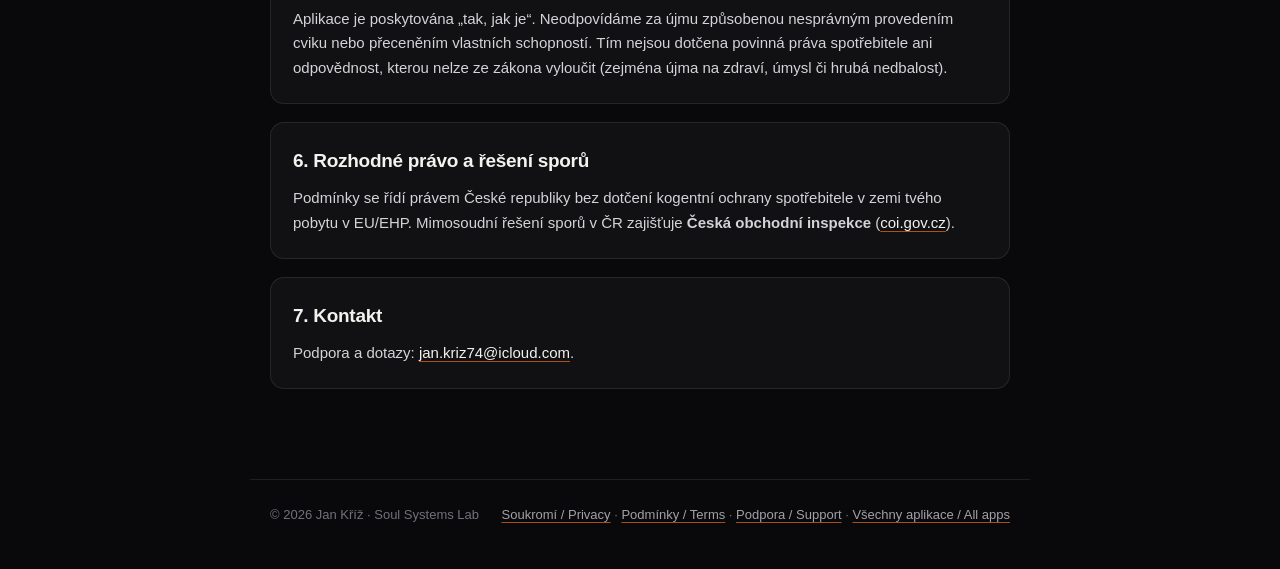
<file: legal/mobi/terms.html>
<!DOCTYPE html>
<html lang="cs">
<head>
  <meta charset="utf-8">
  <meta name="viewport" content="width=device-width, initial-scale=1">
  <title>Mobi — Terms of Use · Soul Systems Lab</title>
  <meta name="description" content="Mobi Terms of Use — Jan Kříž, Soul Systems Lab">
  <link rel="icon" href="../favicon.svg" type="image/svg+xml">
  <link rel="stylesheet" href="../legal.css">
  <style>:root { --accent: #38BDF8; }</style>
</head>
<body>
  <header class="topbar">
    <div class="topbar-inner">
      <a class="brand" href="../index.html">
        <span class="brand-mark" aria-hidden="true"><span></span><i></i><span></span></span>
        Soul Systems Lab
      </a>
      <nav class="lang-nav" aria-label="Language">
        <a class="lang-btn active" href="#cz" data-set-lang="cz">CZ</a>
        <a class="lang-btn" href="#en" data-set-lang="en">EN</a>
      </nav>
    </div>
  </header>
  <main>

    <div id="cz" data-lang-section="cz" class="is-active">
      <div class="eyebrow"><span class="dot"></span> Mobi · Podmínky použití</div>
      <h1>Podmínky použití — Mobi</h1>
      <div class="meta-row">
        <span><strong>Provozovatel:</strong> Jan Kříž, OSVČ, IČO 21815275</span>
        <span><strong>Účinnost od:</strong> 27. 11. 2026</span>
        <span><strong>Kontakt:</strong> <a href="mailto:jan.kriz74@icloud.com">jan.kriz74@icloud.com</a></span>
      </div>

      <nav class="doc-nav" aria-label="Dokumenty aplikace">
        <a href="privacy.html">Zásady soukromí</a>
        <a href="terms.html" class="is-current" aria-current="page">Podmínky použití</a>
        <a href="support.html">Podpora</a>
      </nav>

      <!-- PRAVNIK:TERMS_CZ:START -->
      <section class="card">
        <h2>1. Provozovatel a rozsah podmínek</h2>
      <p>Tyto podmínky upravují používání aplikace <strong>Mobi</strong> (iPhone), kterou provozuje <strong>Jan Kříž</strong>, OSVČ, IČO: 21815275, Na Palici 340, 377 01 Jindřichův Hradec, Česká republika, pod značkou <strong>Soul Systems Lab</strong> (kontakt: <a href="mailto:jan.kriz74@icloud.com">jan.kriz74@icloud.com</a>). Používáním aplikace s těmito podmínkami souhlasíš. Vedle těchto podmínek se uplatní standardní Apple EULA.</p>
      </section>

      <section class="card">
        <h2>2. Bezpečnostní a wellness upozornění</h2>
      <ul>
        <li>Mobi nabízí obecné protahovací a mobilizační rutiny pro každodenní pohodu a pohybové návyky.</li>
        <li><strong>Mobi není zdravotnický prostředek</strong> ve smyslu nařízení (EU) 2017/745 (MDR) a <strong>nenahrazuje odborné vyšetření ani péči lékaře či jiného kvalifikovaného odborníka</strong>.</li>
        <li>Cvičíš výhradně na vlastní odpovědnost a v rozsahu, který je ti příjemný. <strong>Při ostrém či bodavém nepříjemném pocitu, závrati, mravenčení, ztrátě síly nebo tlaku na hrudi cvičení okamžitě přeruš.</strong></li>
        <li>Pokud jsi po nedávném úrazu či operaci, v těhotenství nebo máš jakékoli zdravotní omezení, poraď se před zahájením cvičení s lékařem nebo jiným kvalifikovaným odborníkem.</li>
      </ul>
      </section>

      <section class="card">
        <h2>3. Předplatné, ceny a automatické obnovování</h2>
      <p>Aplikace nabízí ukázkový rituál zdarma a placenou úroveň <strong>MOBI Plus</strong>: roční předplatné se 7denní zkušební dobou zdarma (pro nové předplatitele), měsíční předplatné bez zkušební doby a jednorázový nákup <strong>Navždy</strong>. Aktuální ceny vidíš v aplikaci a v App Storu.</p>
      <ul>
        <li>Platba se strhává z tvého účtu Apple po potvrzení nákupu.</li>
        <li><strong>Automatické obnovování:</strong> Předplatné se automaticky obnovuje za stejnou cenu a na stejné období, pokud jej nezrušíš nejpozději <strong>24 hodin před koncem aktuálního období</strong>.</li>
        <li><strong>Správa a zrušení:</strong> Předplatné můžeš kdykoli spravovat nebo zrušit v <strong>Nastavení iOS → Účet Apple → Předplatné</strong>. Smazáním aplikace se předplatné nezruší.</li>
        <li>Zkušební doba 7 dní platí jen pro roční předplatné. Pokud ho nezrušíš nejpozději 24 hodin před koncem zkušební doby, začne se účtovat roční cena. Nevyužitá část zkušební doby zaniká při zakoupení jiného předplatného.</li>
        <li>Zakoupené předplatné lze obnovit tlačítkem <strong>Obnovit nákupy (Restore Purchases)</strong>.</li>
        <li>Platby a žádosti o vrácení peněz vyřizuje společnost Apple podle podmínek App Storu.</li>
      </ul>
      </section>

      <section class="card">
        <h2>4. Duševní vlastnictví</h2>
      <p>Veškerý obsah aplikace (kód, cvičební sekvence, texty, ilustrace, animace a design) patří provozovateli (Soul Systems Lab). Udělujeme ti nevýhradní, nepřenosnou licenci k osobnímu, nekomerčnímu užití v rámci ekosystému Apple.</p>
      </section>

      <section class="card">
        <h2>5. Odpovědnost</h2>
      <p>Aplikace je poskytována „tak, jak je“. Neodpovídáme za újmu způsobenou nesprávným provedením cviku nebo přeceněním vlastních schopností. Tím nejsou dotčena povinná práva spotřebitele ani odpovědnost, kterou nelze ze zákona vyloučit (zejména újma na zdraví, úmysl či hrubá nedbalost).</p>
      </section>

      <section class="card">
        <h2>6. Rozhodné právo a řešení sporů</h2>
      <p>Podmínky se řídí právem České republiky bez dotčení kogentní ochrany spotřebitele v zemi tvého pobytu v EU/EHP. Mimosoudní řešení sporů v ČR zajišťuje <strong>Česká obchodní inspekce</strong> (<a href="https://coi.gov.cz/" rel="noopener noreferrer">coi.gov.cz</a>).</p>
      </section>

      <section class="card">
        <h2>7. Kontakt</h2>
      <p>Podpora a dotazy: <a href="mailto:jan.kriz74@icloud.com">jan.kriz74@icloud.com</a>.</p>
      </section>
      <!-- PRAVNIK:TERMS_CZ:END -->
    </div>

    <hr class="lang-divider">

    <div id="en" data-lang-section="en">
      <div class="eyebrow"><span class="dot"></span> Mobi · Terms of Use</div>
      <h1>Terms of Use — Mobi</h1>
      <div class="meta-row">
        <span><strong>Operator:</strong> Jan Kříž, sole trader (OSVČ), IČO 21815275</span>
        <span><strong>Effective date:</strong> November 27, 2026</span>
        <span><strong>Contact:</strong> <a href="mailto:jan.kriz74@icloud.com">jan.kriz74@icloud.com</a></span>
      </div>

      <nav class="doc-nav" aria-label="App documents">
        <a href="privacy.html?lang=en">Privacy Policy</a>
        <a href="terms.html?lang=en" class="is-current" aria-current="page">Terms of Use</a>
        <a href="support.html?lang=en">Support</a>
      </nav>

      <!-- PRAVNIK:TERMS_EN:START -->
      <section class="card">
        <h2>1. Operator and Scope</h2>
      <p>These Terms of Use govern your use of the <strong>Mobi</strong> app (iPhone) operated by <strong>Jan Kříž</strong>, sole trader (OSVČ), Company ID (IČO): 21815275, Na Palici 340, 377 01 Jindřichův Hradec, Czech Republic, under the brand <strong>Soul Systems Lab</strong> (contact: <a href="mailto:jan.kriz74@icloud.com">jan.kriz74@icloud.com</a>). By using Mobi, you agree to these Terms. Apple's Standard EULA also applies where relevant.</p>
      </section>

      <section class="card">
        <h2>2. Wellness and Movement Safety Notice</h2>
      <ul>
        <li>Mobi provides general mobility and stretching routines for everyday wellness and movement habits.</li>
        <li><strong>Mobi is not a medical device</strong> under Regulation (EU) 2017/745 (MDR) and <strong>does not replace an examination or advice from a doctor or another qualified health professional</strong>.</li>
        <li>You exercise entirely at your own risk and within your comfortable range of motion. <strong>Stop immediately if you feel sharp discomfort, dizziness, numbness, tingling, loss of strength, or chest pressure.</strong></li>
        <li>If you are recovering from recent trauma or surgery, are pregnant, or have any health limitation, consult a doctor or another qualified health professional before using the app.</li>
      </ul>
      </section>

      <section class="card">
        <h2>3. Subscriptions, Pricing, and Auto-Renewal</h2>
      <p>Mobi offers a free sample ritual and a paid tier, <strong>MOBI Plus</strong>: a yearly subscription with a 7-day free trial (for new subscribers), a monthly subscription without a trial, and a one-time <strong>Lifetime</strong> purchase. Current prices are shown in the app and on the App Store.</p>
      <ul>
        <li>Payment is charged to your Apple Account upon purchase confirmation.</li>
        <li><strong>Auto-renewal:</strong> Subscriptions automatically renew unless canceled at least <strong>24 hours before the end of the current period</strong>.</li>
        <li><strong>Manage or cancel:</strong> Manage or cancel anytime in <strong>iOS Settings → Apple Account → Subscriptions</strong>. Deleting the app does not cancel a subscription.</li>
        <li>The 7-day free trial applies to the yearly subscription only. Unless canceled at least 24 hours before the trial ends, the yearly price is charged. Any unused portion of the trial is forfeited when you purchase a different subscription.</li>
        <li>Restore eligible purchases anytime via <strong>Restore Purchases</strong> in the app.</li>
        <li>Billing and refunds are handled directly by Apple under App Store terms.</li>
      </ul>
      </section>

      <section class="card">
        <h2>4. Intellectual Property</h2>
      <p>All app content (code, routines, copy, illustrations, animations, and UI) belongs to the operator (Soul Systems Lab). You receive a limited, non-exclusive, non-transferable license for personal, non-commercial use on Apple devices.</p>
      </section>

      <section class="card">
        <h2>5. Limitation of Liability</h2>
      <p>The app is provided "as is". We are not liable for harm resulting from improper form or exceeding your physical limits. Nothing herein limits mandatory consumer rights or liability that cannot be excluded by law (including harm to health, intent, or gross negligence).</p>
      </section>

      <section class="card">
        <h2>6. Governing Law and Dispute Resolution</h2>
      <p>These Terms are governed by the laws of the Czech Republic, without affecting mandatory consumer protection laws of your EU/EEA country of residence. Consumers in the Czech Republic may contact the <strong>Czech Trade Inspection Authority (ČOI)</strong> (<a href="https://coi.gov.cz/" rel="noopener noreferrer">coi.gov.cz</a>) for out-of-court dispute resolution.</p>
      </section>

      <section class="card">
        <h2>7. Contact</h2>
      <p>Support and inquiries: <a href="mailto:jan.kriz74@icloud.com">jan.kriz74@icloud.com</a>.</p>
      </section>
      <!-- PRAVNIK:TERMS_EN:END -->
    </div>

  </main>
  <footer>
    <span>© 2026 Jan Kříž · Soul Systems Lab</span>
    <span><a href="privacy.html">Soukromí / Privacy</a> · <a href="terms.html">Podmínky / Terms</a> · <a href="support.html">Podpora / Support</a> · <a href="../index.html">Všechny aplikace / All apps</a></span>
  </footer>
<script>
(function () {
  try {
    document.documentElement.classList.add('js-ready');
    var sections = document.querySelectorAll('[data-lang-section]');
    var btns = document.querySelectorAll('[data-set-lang]');
    function setLang(lang) {
      sections.forEach(function (el) {
        el.classList.toggle('is-active', el.getAttribute('data-lang-section') === lang);
      });
      btns.forEach(function (b) {
        b.classList.toggle('active', b.getAttribute('data-set-lang') === lang);
      });
      document.documentElement.lang = lang === 'en' ? 'en' : 'cs';
      try { localStorage.setItem('ssl_legal_lang', lang); } catch (e) {}
    }
    var params = new URLSearchParams(window.location.search);
    var saved = null;
    try { saved = localStorage.getItem('ssl_legal_lang'); } catch (e) {}
    var initial = params.get('lang') || (location.hash === '#en' ? 'en' : (location.hash === '#cz' ? 'cz' : null)) || saved || 'cz';
    if (initial !== 'en' && initial !== 'cz') initial = 'cz';
    setLang(initial);
    btns.forEach(function (b) {
      b.addEventListener('click', function (e) {
        e.preventDefault();
        setLang(b.getAttribute('data-set-lang'));
        if (history.replaceState) {
          var url = new URL(window.location.href);
          if (b.getAttribute('data-set-lang') === 'en') url.searchParams.set('lang', 'en');
          else url.searchParams.delete('lang');
          url.hash = '';
          history.replaceState(null, '', url.pathname + url.search);
        }
      });
    });
  } catch (err) {}
})();
</script>

</body>
</html>
</file>
<file: legal/legal.css>
:root {
  --bg: #09090B;
  --surface: #111114;
  --surface-2: #16161B;
  --border: rgba(255, 255, 255, 0.09);
  --border-strong: rgba(255, 255, 255, 0.16);
  --ink: #F4F2EE;
  --ink-muted: #A1A1AA;
  --ink-dim: #71717A;
  --ember: #FE7521;
  --accent: #FE7521;
  --radius: 14px;
  --maxw: 780px;
}

*, *::before, *::after { box-sizing: border-box; }
html {
  background: var(--bg);
  color: var(--ink);
  font-family: -apple-system, BlinkMacSystemFont, "SF Pro Text", "Inter", "Segoe UI", Roboto, Helvetica, Arial, sans-serif;
  line-height: 1.65;
  -webkit-text-size-adjust: 100%;
  scroll-behavior: smooth;
}
body {
  margin: 0;
  min-height: 100svh;
  background:
    radial-gradient(900px 420px at 85% -10%, rgba(254, 117, 33, 0.08), transparent 60%),
    var(--bg);
  overflow-x: clip;
}
a { color: var(--ink); text-decoration-color: rgba(254, 117, 33, 0.65); text-underline-offset: 3px; }
a:hover { color: var(--ember); }

/* Top bar */
.topbar {
  position: sticky;
  top: 0;
  z-index: 20;
  background: rgba(9, 9, 11, 0.92);
  border-bottom: 1px solid var(--border);
}
.topbar-inner {
  max-width: var(--maxw);
  margin: 0 auto;
  padding: 14px 20px;
  display: flex;
  align-items: center;
  justify-content: space-between;
  gap: 12px;
  flex-wrap: wrap;
}
.brand {
  display: inline-flex;
  align-items: center;
  gap: 10px;
  text-decoration: none;
  font-weight: 600;
  font-size: 13px;
  letter-spacing: 0.12em;
  text-transform: uppercase;
  color: var(--ink);
}
.brand-mark {
  display: inline-flex;
  align-items: center;
  gap: 2px;
  height: 16px;
}
.brand-mark span {
  display: block;
  height: 16px;
  width: 6px;
  background: var(--ink);
  border-radius: 1px;
}
.brand-mark i {
  display: block;
  height: 16px;
  width: 2.5px;
  background: var(--ember);
  border-radius: 1px;
}

.lang-nav {
  display: inline-flex;
  align-items: center;
  gap: 6px;
}
.lang-btn {
  display: inline-flex;
  align-items: center;
  justify-content: center;
  min-height: 36px;
  min-width: 44px;
  padding: 6px 12px;
  border-radius: 8px;
  border: 1px solid var(--border);
  background: transparent;
  color: var(--ink-muted);
  font: inherit;
  font-size: 12px;
  font-weight: 600;
  letter-spacing: 0.08em;
  text-decoration: none;
  cursor: pointer;
  touch-action: manipulation;
}
.lang-btn.active, .lang-btn:hover {
  background: var(--ink);
  color: var(--bg);
  border-color: var(--ink);
}

/* Main container */
main {
  max-width: var(--maxw);
  margin: 0 auto;
  padding: 36px 20px 72px;
}

.draft-banner {
  display: flex;
  align-items: flex-start;
  gap: 10px;
  padding: 12px 16px;
  margin-bottom: 28px;
  border-radius: 10px;
  border: 1px solid rgba(254, 117, 33, 0.35);
  background: rgba(254, 117, 33, 0.08);
  color: #FDBA74;
  font-size: 13px;
}
.draft-banner strong { color: var(--ink); }

.eyebrow {
  display: inline-flex;
  align-items: center;
  gap: 8px;
  font-family: ui-monospace, SFMono-Regular, Menlo, Monaco, Consolas, monospace;
  font-size: 12px;
  letter-spacing: 0.1em;
  text-transform: uppercase;
  color: var(--ink-muted);
  margin-bottom: 10px;
}
.dot {
  width: 7px;
  height: 7px;
  border-radius: 50%;
  background: var(--accent);
  display: inline-block;
}
h1 {
  margin: 0 0 10px;
  font-size: clamp(28px, 6vw, 42px);
  line-height: 1.12;
  letter-spacing: -0.025em;
  font-weight: 700;
}
.lead {
  margin: 0 0 24px;
  color: var(--ink-muted);
  font-size: 16px;
}
.meta-row {
  display: flex;
  flex-wrap: wrap;
  gap: 8px 18px;
  padding: 14px 0;
  margin-bottom: 28px;
  border-top: 1px solid var(--border);
  border-bottom: 1px solid var(--border);
  font-size: 13px;
  color: var(--ink-muted);
}
.meta-row span strong { color: var(--ink); font-weight: 600; }

/* Cards & sections */
.card {
  background: var(--surface);
  border: 1px solid var(--border);
  border-radius: var(--radius);
  padding: 22px;
  margin-bottom: 18px;
}
.card h2 {
  margin: 0 0 10px;
  font-size: 19px;
  letter-spacing: -0.015em;
}
.card h3 {
  margin: 18px 0 6px;
  font-size: 15px;
  color: var(--ink);
}
.card p { margin: 0 0 12px; color: #D4D4D8; font-size: 15px; }
.card p:last-child { margin-bottom: 0; }
.card ul { margin: 8px 0 12px; padding-left: 20px; color: #D4D4D8; font-size: 15px; }
.card li { margin-bottom: 6px; }

.placeholder {
  display: inline-block;
  padding: 2px 7px;
  border-radius: 6px;
  background: rgba(254, 117, 33, 0.14);
  border: 1px dashed rgba(254, 117, 33, 0.5);
  color: #FDBA74;
  font-family: ui-monospace, SFMono-Regular, Menlo, Consolas, monospace;
  font-size: 12.5px;
}

/* Native zero-JS accordion */
details.faq {
  background: var(--surface);
  border: 1px solid var(--border);
  border-radius: 12px;
  margin-bottom: 10px;
  overflow: hidden;
}
details.faq summary {
  list-style: none;
  cursor: pointer;
  padding: 16px 18px;
  font-weight: 600;
  font-size: 15px;
  display: flex;
  align-items: center;
  justify-content: space-between;
  gap: 12px;
  min-height: 48px;
  touch-action: manipulation;
}
details.faq summary::-webkit-details-marker { display: none; }
details.faq summary::after {
  content: "+";
  font-size: 18px;
  color: var(--ember);
  font-weight: 400;
  flex-shrink: 0;
}
details.faq[open] summary::after { content: "−"; }
details.faq .faq-body {
  padding: 0 18px 16px;
  color: #D4D4D8;
  font-size: 14.5px;
  border-top: 1px solid var(--border);
  padding-top: 12px;
}

/* Hub grid */
.app-grid {
  display: grid;
  grid-template-columns: 1fr;
  gap: 16px;
  margin-top: 24px;
}
.app-card {
  background: var(--surface);
  border: 1px solid var(--border);
  border-radius: var(--radius);
  padding: 22px;
}
.app-card-head {
  display: flex;
  align-items: center;
  justify-content: space-between;
  gap: 12px;
  margin-bottom: 8px;
}
.app-card h2 { margin: 0; font-size: 21px; }
.pill {
  font-family: ui-monospace, SFMono-Regular, Menlo, Consolas, monospace;
  font-size: 11px;
  letter-spacing: 0.08em;
  text-transform: uppercase;
  padding: 4px 10px;
  border-radius: 999px;
  border: 1px solid var(--border-strong);
  color: var(--ink-muted);
}
.btn-row {
  display: flex;
  flex-wrap: wrap;
  gap: 10px;
  margin-top: 16px;
}
.btn {
  display: inline-flex;
  align-items: center;
  justify-content: center;
  min-height: 44px;
  padding: 10px 16px;
  border-radius: 10px;
  border: 1px solid var(--border-strong);
  background: var(--surface-2);
  color: var(--ink);
  text-decoration: none;
  font-size: 14px;
  font-weight: 600;
  touch-action: manipulation;
}
.btn:hover { border-color: var(--ember); color: var(--ember); }
.btn-primary {
  background: var(--ember);
  border-color: var(--ember);
  color: #09090B;
}
.btn-primary:hover { background: #ff873d; color: #09090B; }

/* Language switching: without JS both CZ and EN are visible via anchor links; with JS one is shown cleanly */
html.js-ready [data-lang-section] { display: none; }
html.js-ready [data-lang-section].is-active { display: block; }

.lang-divider {
  margin: 40px 0 28px;
  border: 0;
  border-top: 1px solid var(--border-strong);
}
html.js-ready .lang-divider { display: none; }

footer {
  max-width: var(--maxw);
  margin: 0 auto;
  padding: 24px 20px 44px;
  border-top: 1px solid var(--border);
  font-size: 13px;
  color: var(--ink-dim);
  display: flex;
  flex-wrap: wrap;
  justify-content: space-between;
  gap: 10px 20px;
}
footer a { color: var(--ink-muted); }

@media (max-width: 520px) {
  main { padding: 26px 16px 56px; }
  .card, .app-card { padding: 18px; }
}

/* In-app document navigation (Privacy / Terms / Support) */
.doc-nav {
  display: flex;
  flex-wrap: wrap;
  gap: 8px;
  margin: 0 0 28px;
}
.doc-nav a {
  display: inline-flex;
  align-items: center;
  justify-content: center;
  min-height: 44px;
  padding: 8px 14px;
  border-radius: 999px;
  border: 1px solid var(--border);
  background: transparent;
  color: var(--ink-muted);
  text-decoration: none;
  font-size: 13px;
  font-weight: 600;
  touch-action: manipulation;
}
.doc-nav a:hover {
  border-color: var(--border-strong);
  background: var(--surface);
  color: var(--ink);
  text-decoration: none;
}
.doc-nav a.is-current {
  border-color: var(--ink);
  background: var(--ink);
  color: var(--bg);
  text-decoration: none;
}

/* Subtle internal pre-submission note (Mobi & Arkána only) */
.card p em,
.card em {
  color: var(--ink-muted);
  font-style: italic;
}

.meta-row a { color: var(--ink); }
</file>
